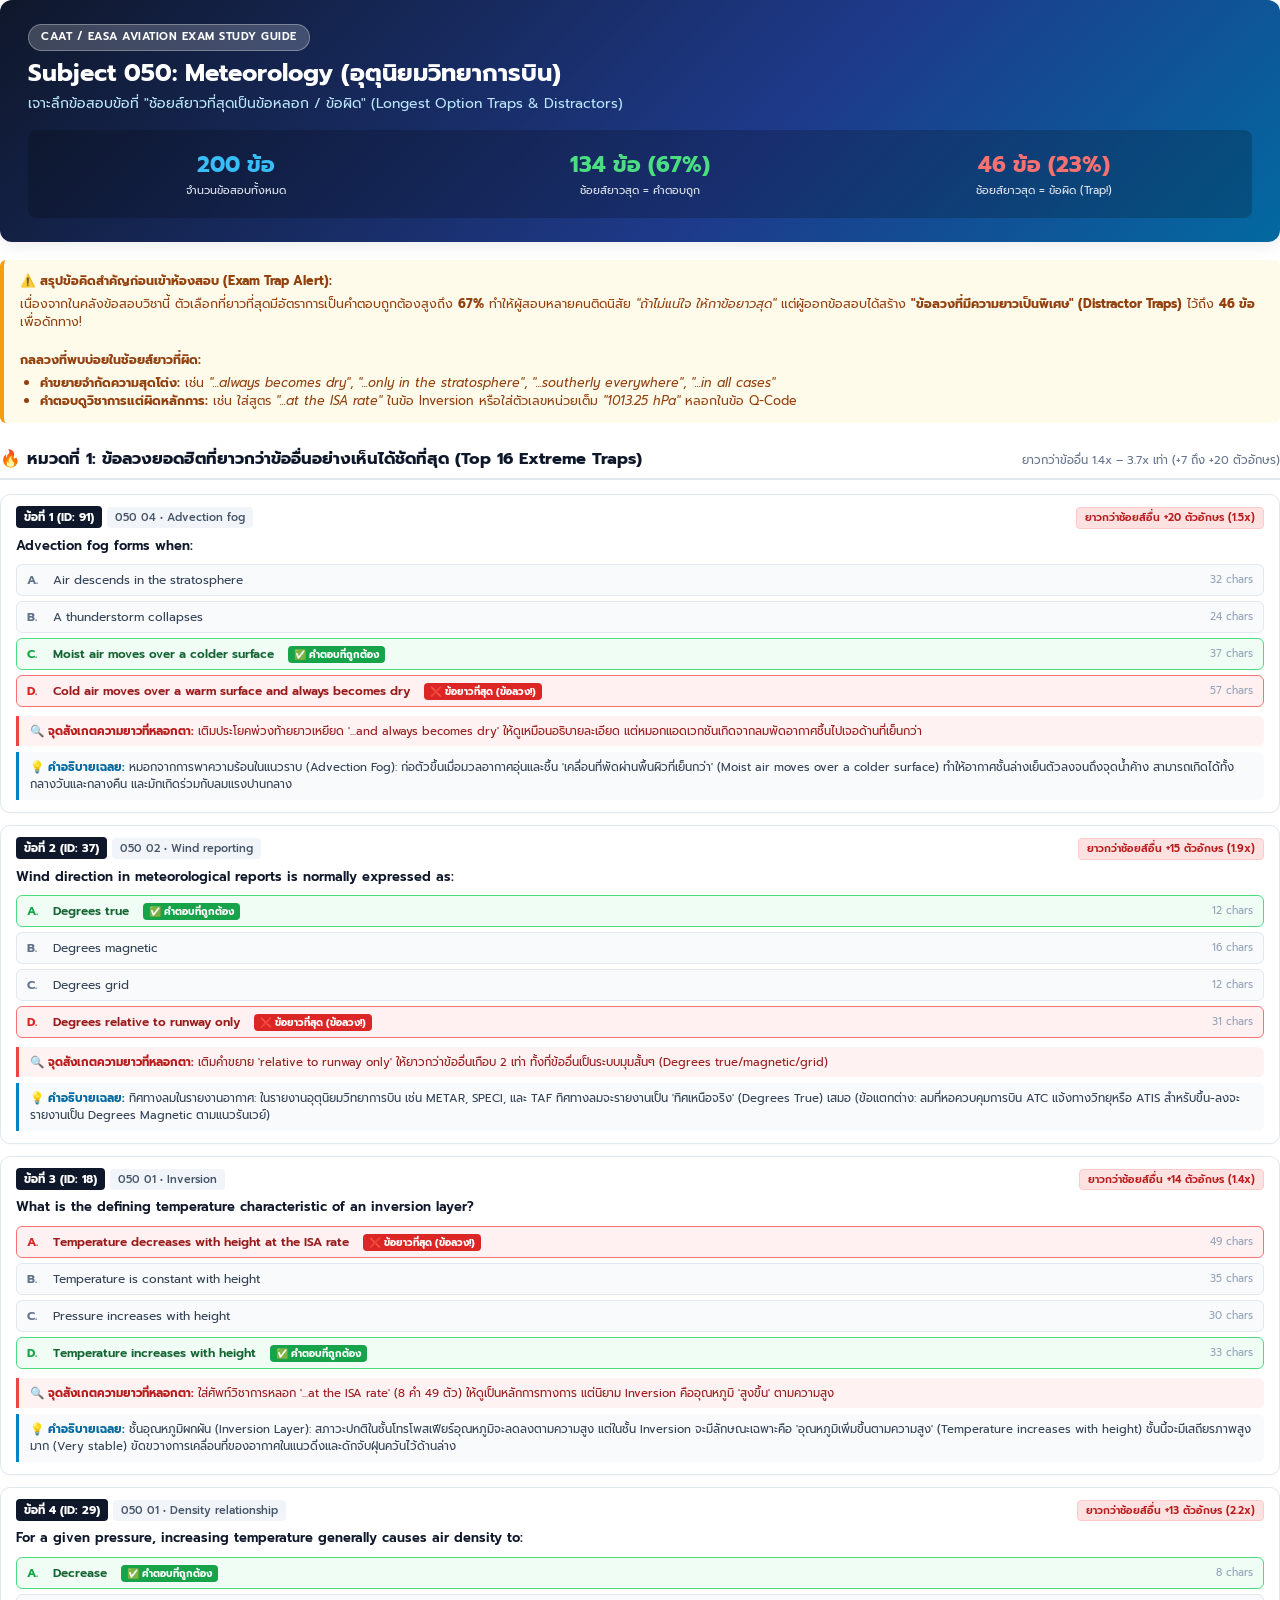
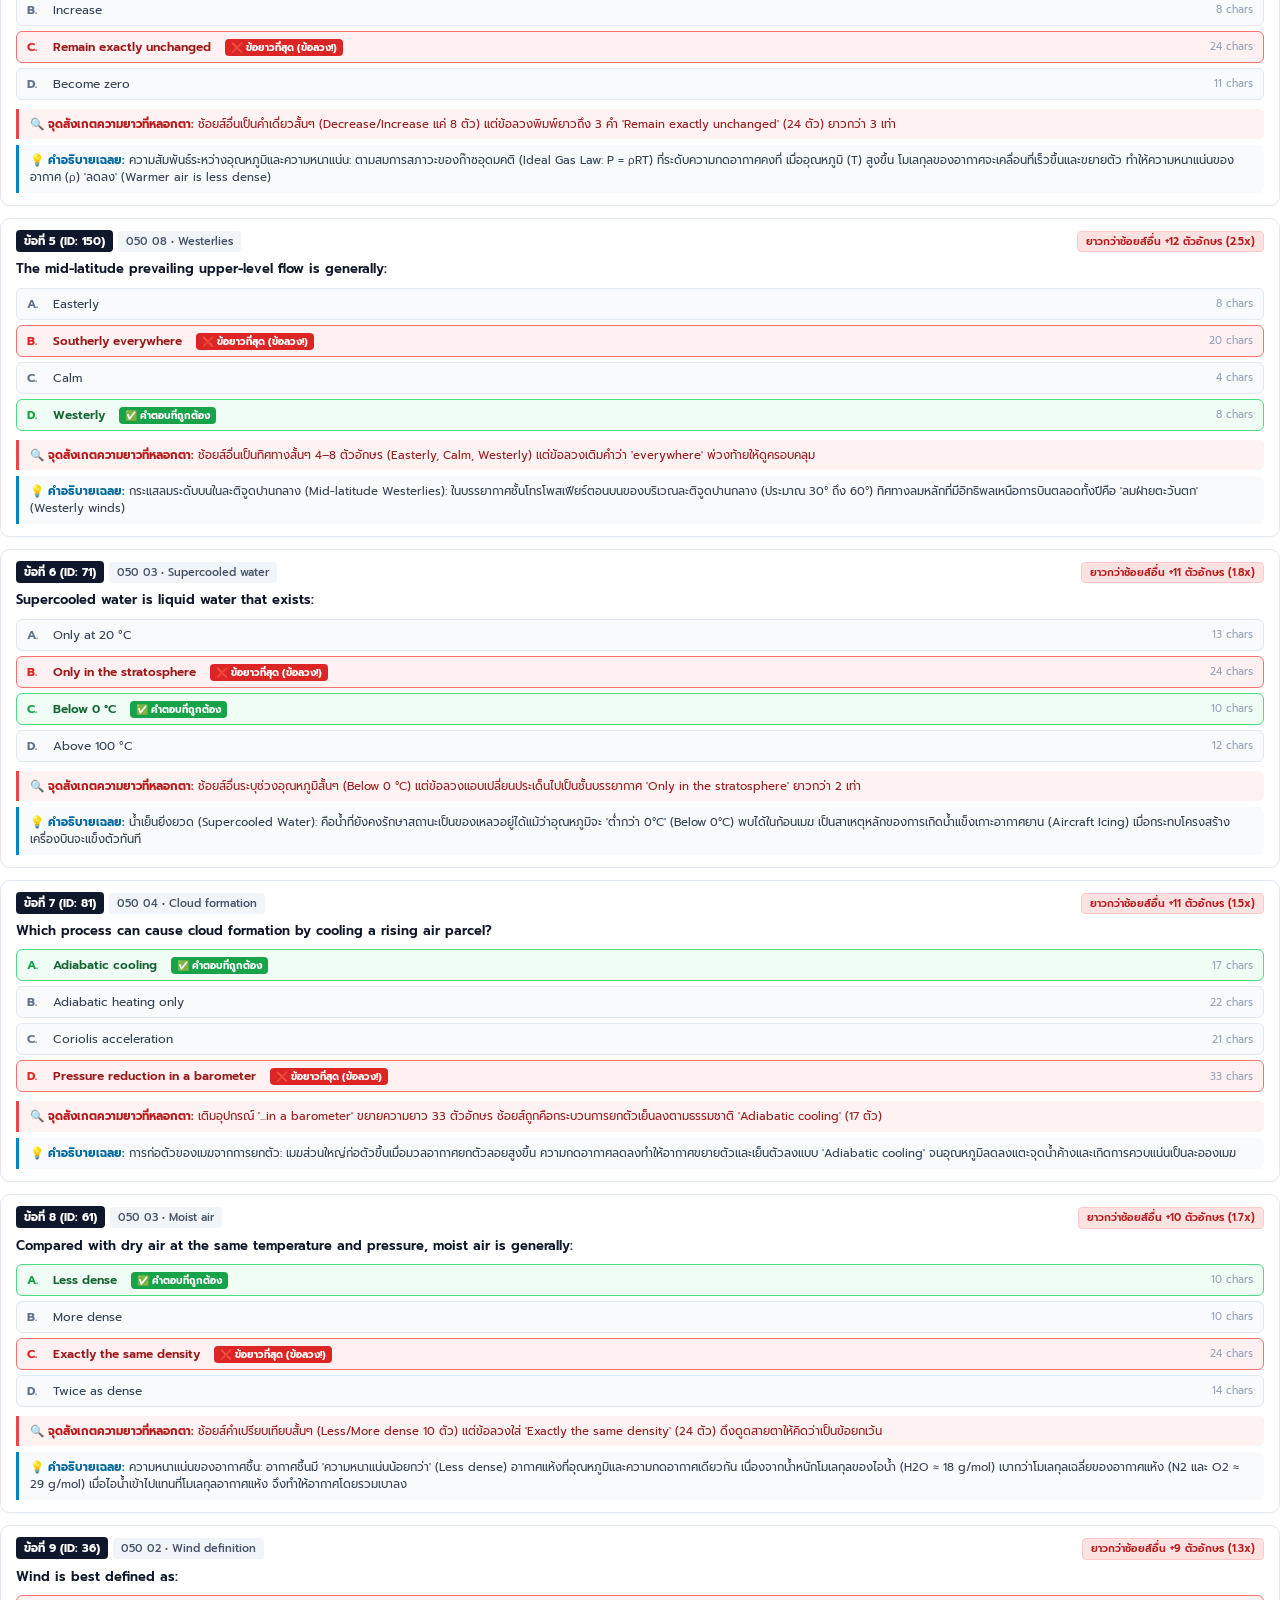
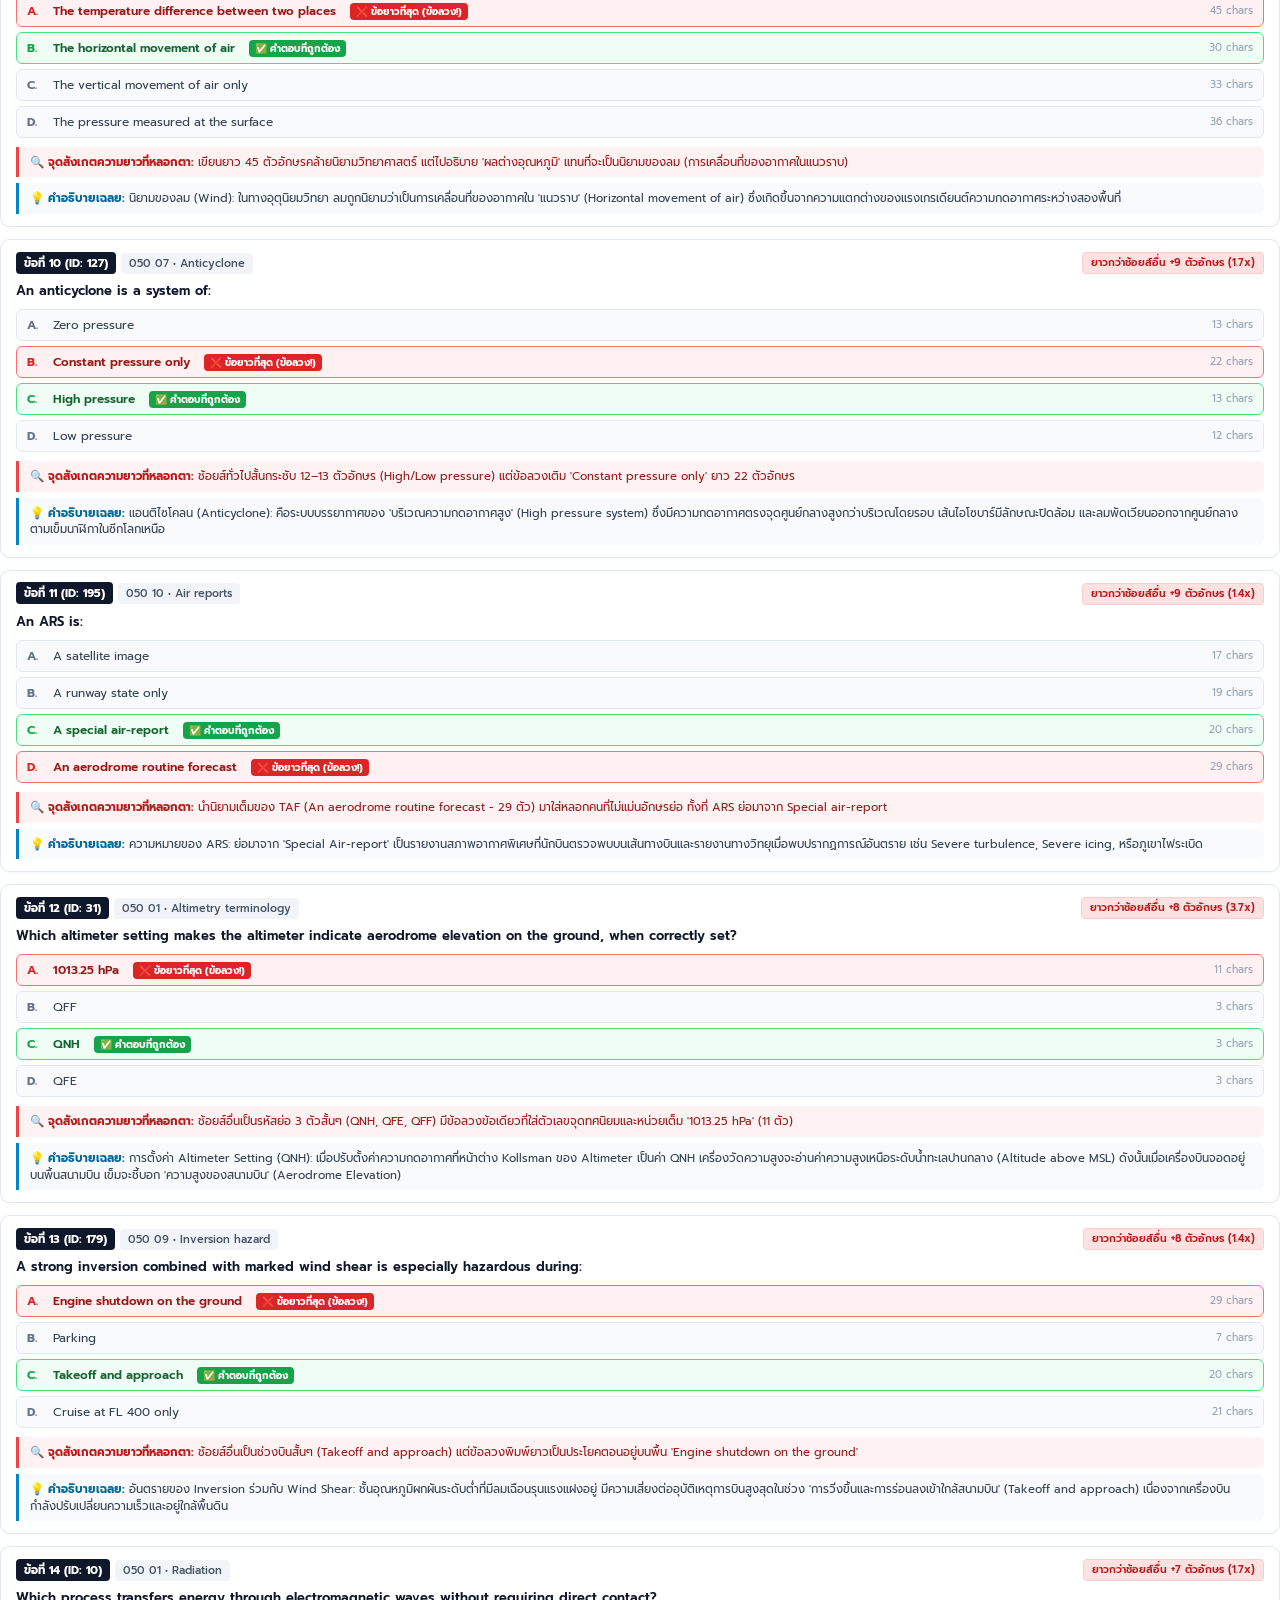
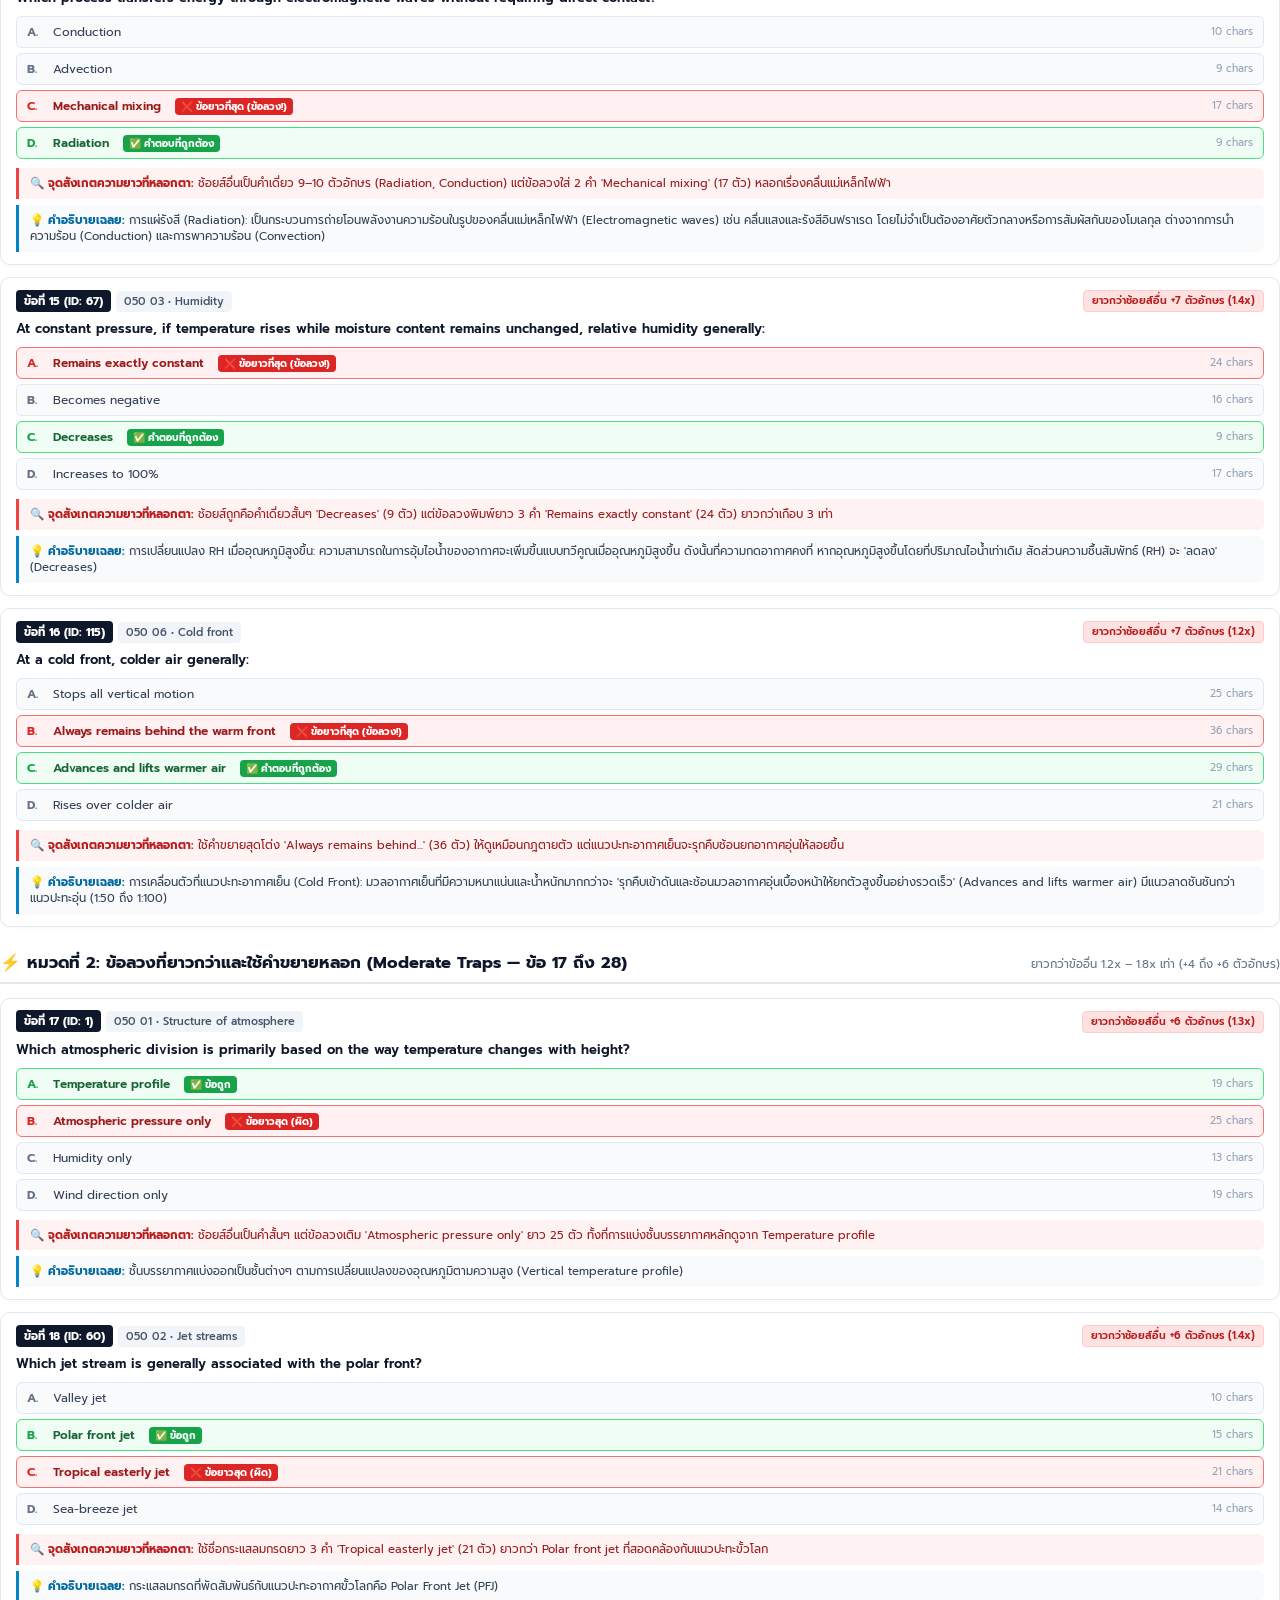
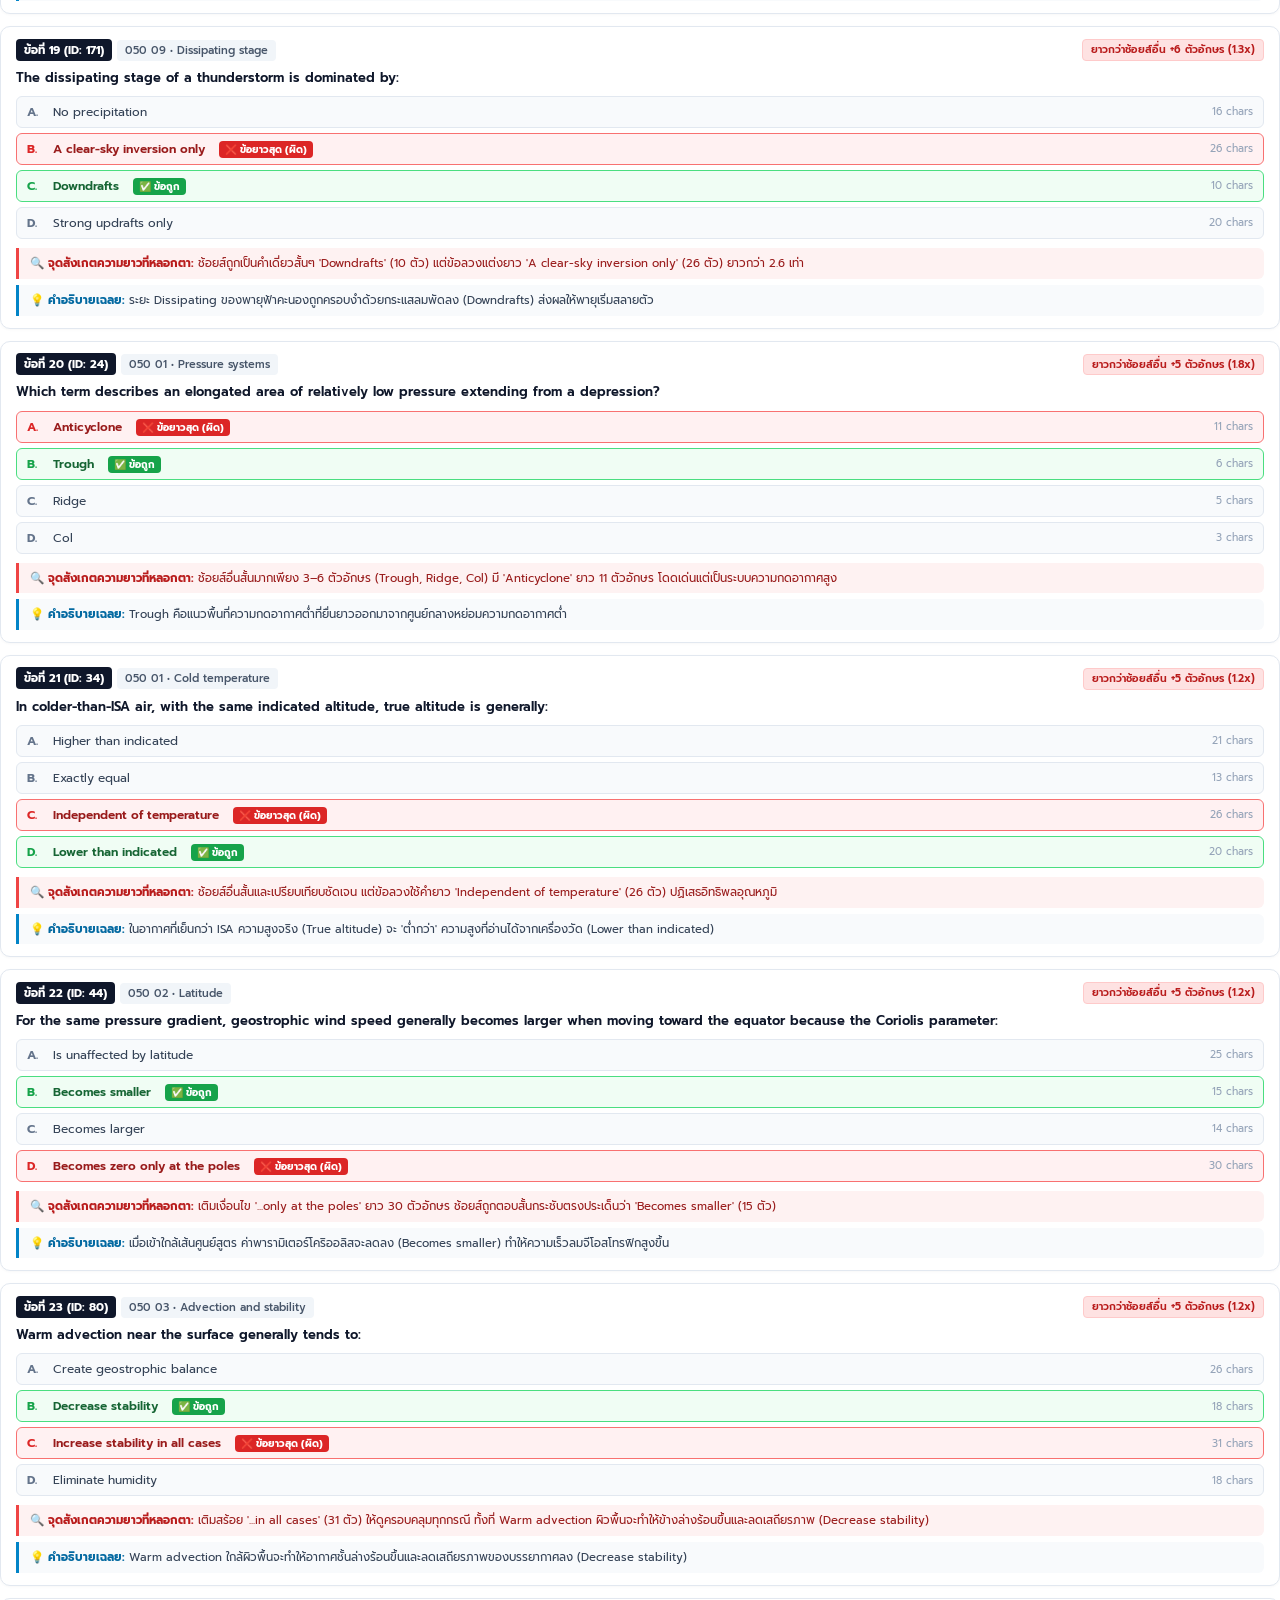
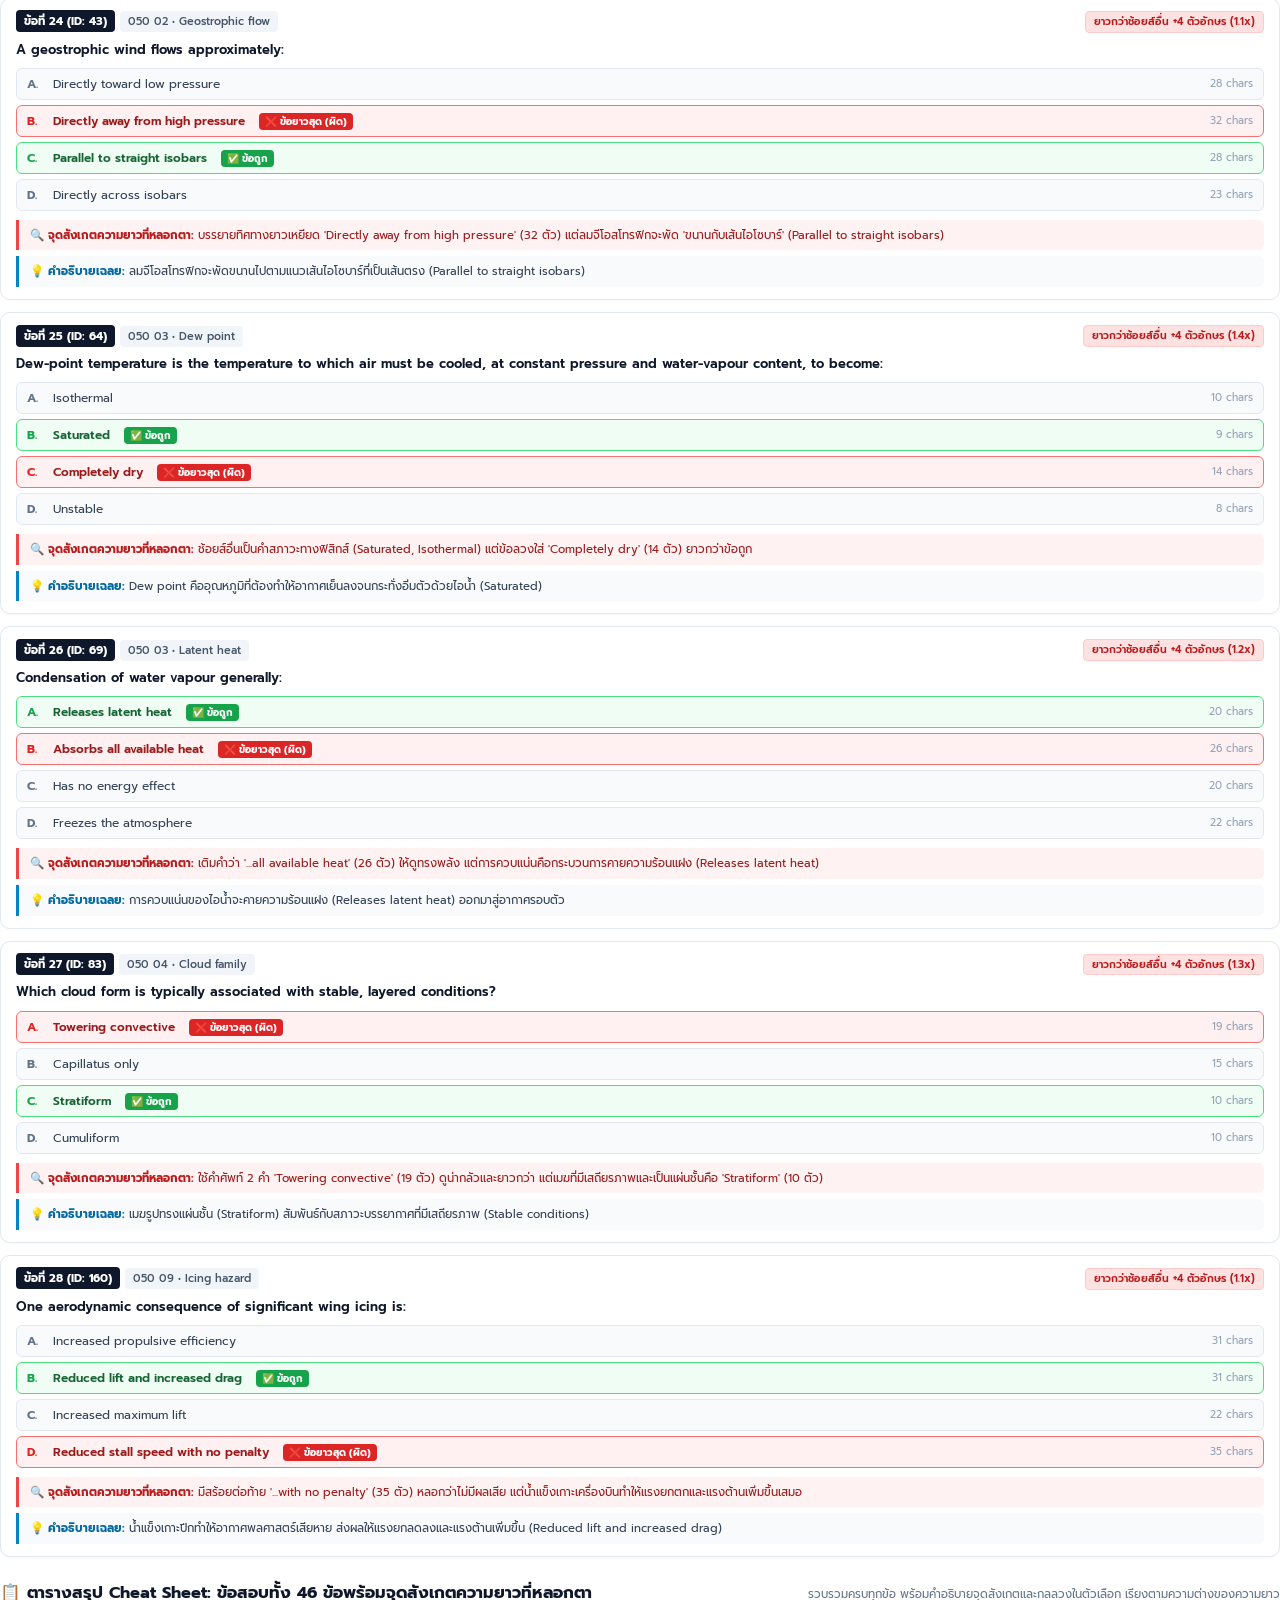
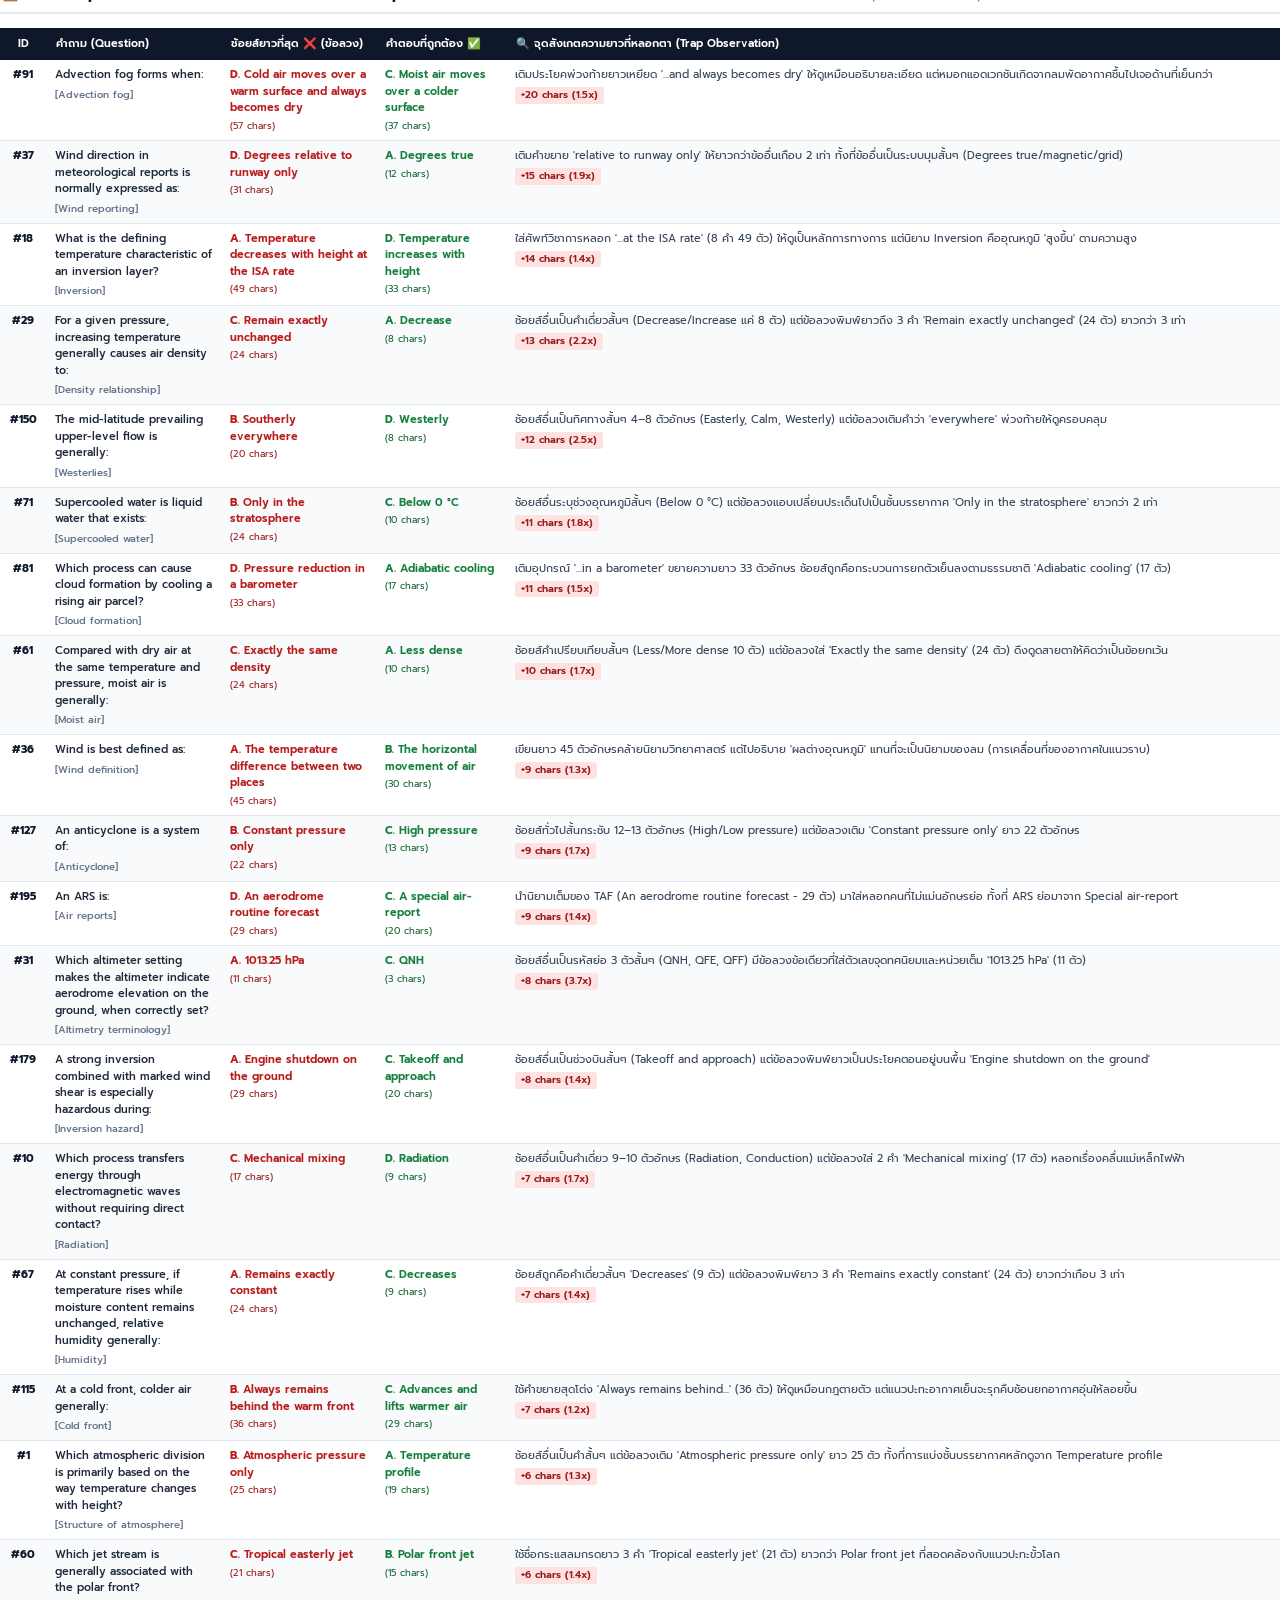
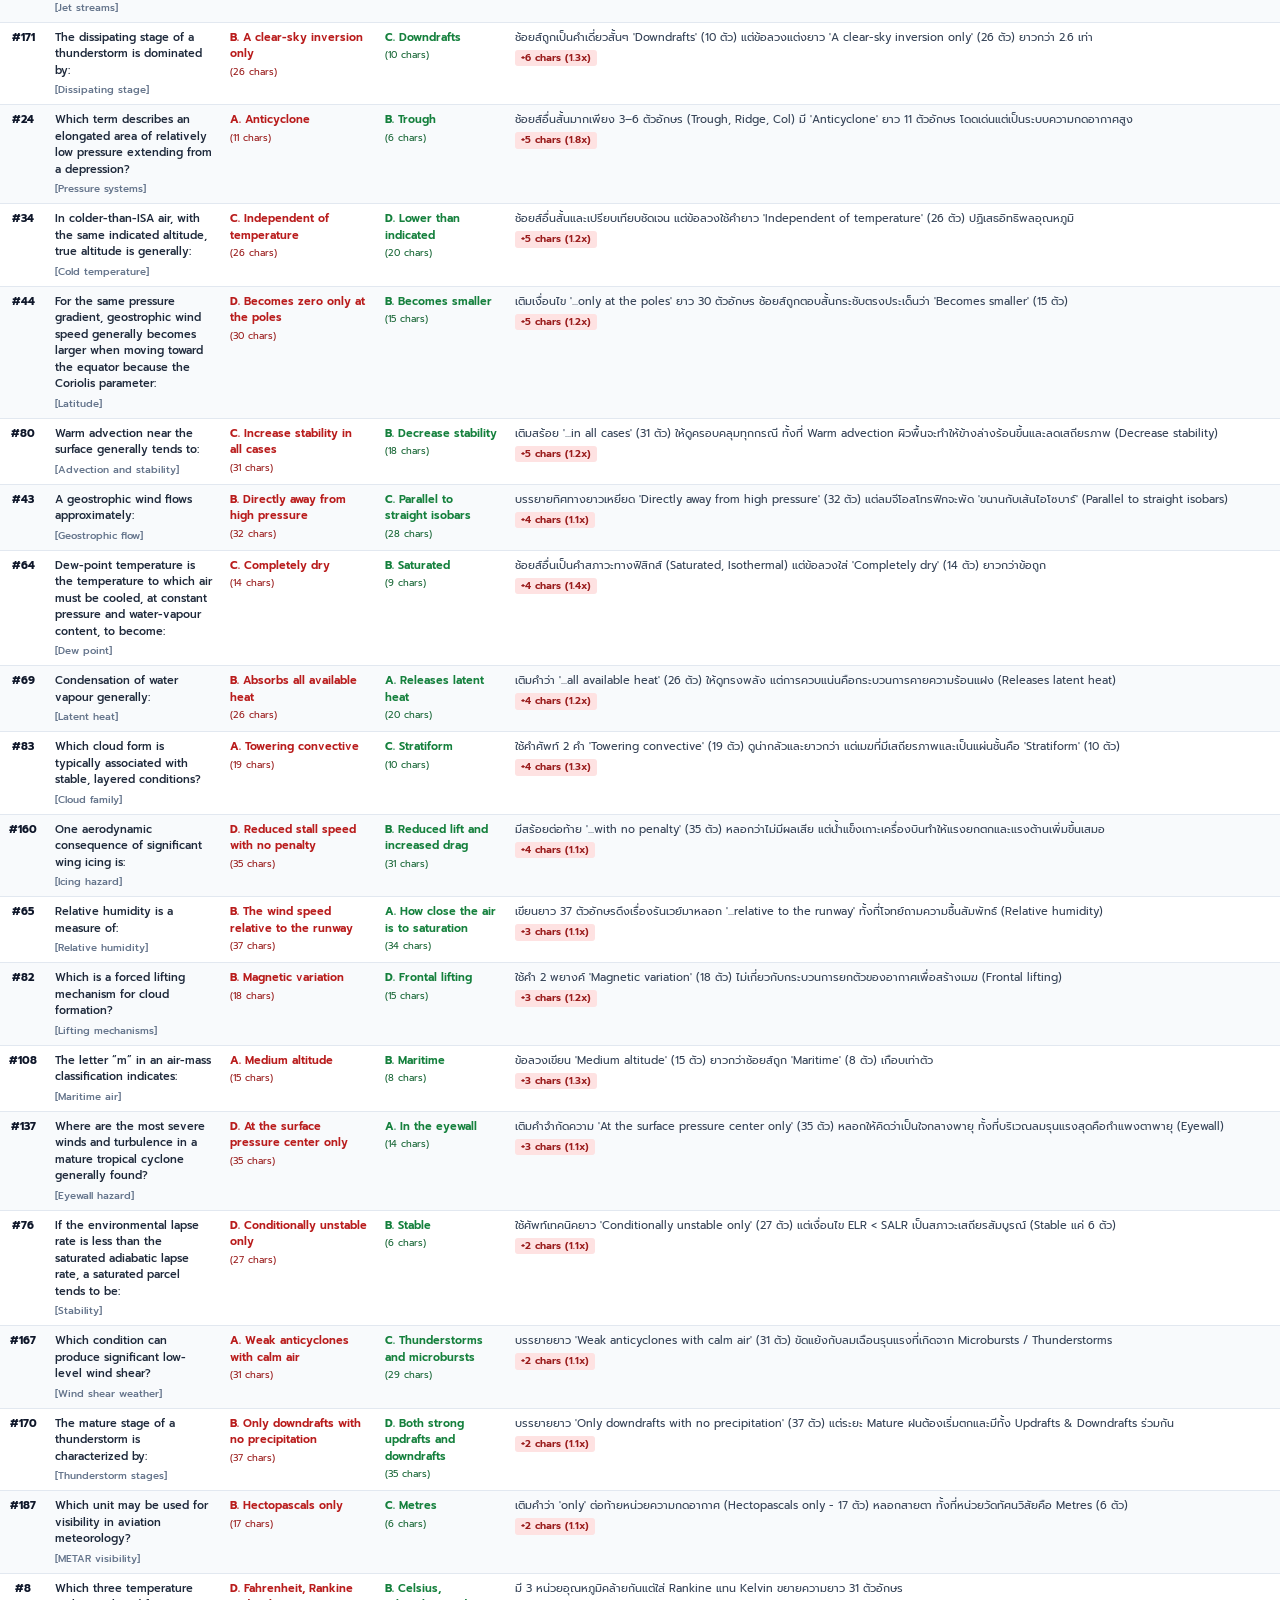
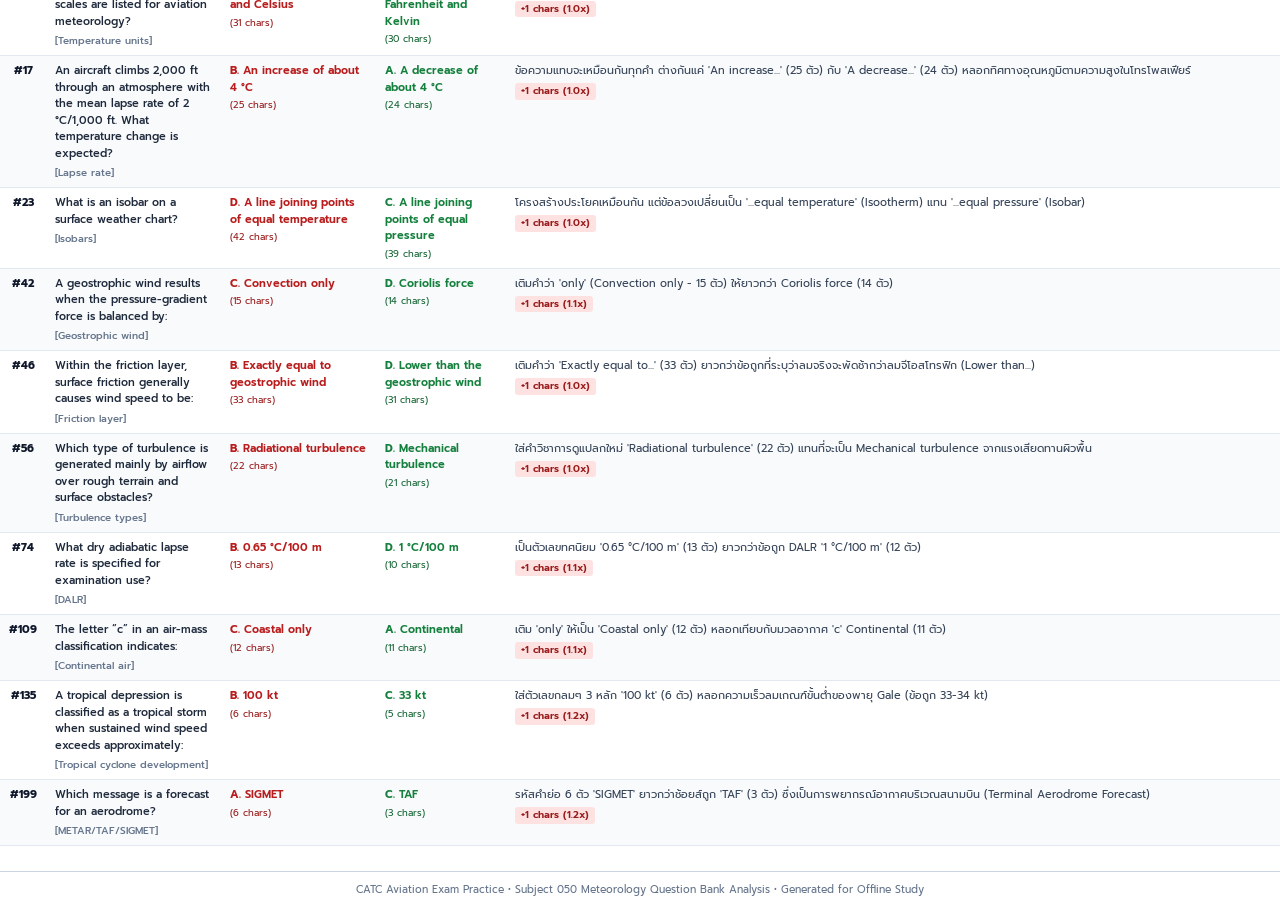
<file: Meteorology_Longest_Option_Traps.html>
<!DOCTYPE html>
<html lang="th">
<head>
  <meta charset="UTF-8">
  <title>CATC Exam - Meteorology Longest Option Traps</title>
  <link rel="preconnect" href="https://fonts.googleapis.com">
  <link rel="preconnect" href="https://fonts.gstatic.com" crossorigin>
  <link href="https://fonts.googleapis.com/css2?family=Prompt:ital,wght@0,300;0,400;0,500;0,600;0,700;1,400&family=Sarabun:ital,wght@0,300;0,400;0,500;0,600;0,700;1,400&display=swap" rel="stylesheet">
  <style>
    @page {
      size: A4 portrait;
      margin: 12mm 12mm 14mm 12mm;
      @bottom-right {
        content: counter(page);
      }
    }
    * {
      box-sizing: border-box;
      -webkit-print-color-adjust: exact !important;
      print-color-adjust: exact !important;
    }
    body {
      font-family: 'Prompt', 'Sarabun', 'Leelawadee UI', 'Segoe UI', Tahoma, sans-serif;
      margin: 0;
      padding: 0;
      color: #1e293b;
      background: #ffffff;
      font-size: 12.5px;
      line-height: 1.5;
    }
    .cover-banner {
      background: linear-gradient(135deg, #0f172a 0%, #1e3a8a 60%, #0369a1 100%);
      color: #ffffff;
      padding: 24px 28px;
      border-radius: 12px;
      margin-bottom: 18px;
      box-shadow: 0 4px 15px rgba(0, 0, 0, 0.08);
    }
    .badge-sub {
      display: inline-block;
      background: rgba(255, 255, 255, 0.2);
      border: 1px solid rgba(255, 255, 255, 0.3);
      padding: 4px 12px;
      border-radius: 20px;
      font-size: 11px;
      font-weight: 600;
      letter-spacing: 0.5px;
      text-transform: uppercase;
      margin-bottom: 8px;
    }
    .cover-title {
      font-size: 24px;
      font-weight: 700;
      margin: 0 0 6px 0;
      line-height: 1.2;
    }
    .cover-subtitle {
      font-size: 14px;
      color: #bae6fd;
      margin: 0 0 16px 0;
      font-weight: 400;
    }
    .stats-grid {
      display: grid;
      grid-template-columns: repeat(3, 1fr);
      gap: 12px;
      margin-top: 14px;
      background: rgba(0, 0, 0, 0.2);
      padding: 12px;
      border-radius: 8px;
    }
    .stat-card {
      text-align: center;
      padding: 6px;
    }
    .stat-value {
      font-size: 22px;
      font-weight: 700;
      margin-bottom: 2px;
    }
    .stat-label {
      font-size: 11px;
      color: #e2e8f0;
    }
    .stat-green { color: #4ade80; }
    .stat-red { color: #f87171; }
    .stat-blue { color: #38bdf8; }

    .alert-box {
      background: #fffbeb;
      border-left: 4px solid #f59e0b;
      padding: 12px 16px;
      border-radius: 6px;
      margin-bottom: 20px;
      font-size: 12.5px;
      color: #92400e;
    }
    .alert-title {
      font-weight: 700;
      margin-bottom: 4px;
      display: flex;
      align-items: center;
      gap: 6px;
    }

    .section-header {
      border-bottom: 2px solid #e2e8f0;
      padding-bottom: 6px;
      margin: 24px 0 14px 0;
      display: flex;
      align-items: baseline;
      justify-content: space-between;
    }
    .section-title {
      font-size: 16.5px;
      font-weight: 700;
      color: #0f172a;
      display: flex;
      align-items: center;
      gap: 8px;
    }
    .section-desc {
      font-size: 11.5px;
      color: #64748b;
    }

    .card {
      background: #ffffff;
      border: 1px solid #e2e8f0;
      border-radius: 10px;
      padding: 12px 15px;
      margin-bottom: 12px;
      page-break-inside: avoid;
      break-inside: avoid;
      box-shadow: 0 1px 3px rgba(0,0,0,0.03);
    }
    .card-top {
      display: flex;
      justify-content: space-between;
      align-items: center;
      margin-bottom: 8px;
    }
    .q-id-badge {
      background: #0f172a;
      color: white;
      font-weight: 700;
      font-size: 11.5px;
      padding: 2px 8px;
      border-radius: 4px;
    }
    .topic-tag {
      font-size: 11px;
      color: #475569;
      background: #f1f5f9;
      padding: 2px 8px;
      border-radius: 4px;
      font-weight: 500;
    }
    .diff-badge {
      font-size: 10.5px;
      font-weight: 600;
      padding: 2px 8px;
      border-radius: 4px;
      background: #fee2e2;
      color: #b91c1c;
      border: 1px solid #fecaca;
    }
    .question-text {
      font-size: 13px;
      font-weight: 600;
      color: #0f172a;
      margin-bottom: 9px;
      line-height: 1.4;
    }

    .options-grid {
      display: grid;
      gap: 5px;
      margin-bottom: 9px;
    }
    .option-item {
      padding: 6px 10px;
      border-radius: 6px;
      font-size: 12px;
      display: flex;
      align-items: center;
      justify-content: space-between;
      border: 1px solid #e2e8f0;
      background: #f8fafc;
    }
    .option-left {
      display: flex;
      align-items: baseline;
      gap: 8px;
    }
    .opt-letter {
      font-weight: 700;
      color: #64748b;
      min-width: 18px;
    }
    .opt-text {
      color: #334155;
    }
    .opt-meta {
      font-size: 10.5px;
      color: #94a3b8;
      white-space: nowrap;
      margin-left: 10px;
    }

    /* Longest Wrong */
    .option-wrong-longest {
      background: #fff1f2;
      border: 1.5px solid #f87171;
    }
    .option-wrong-longest .opt-letter {
      color: #dc2626;
    }
    .option-wrong-longest .opt-text {
      color: #991b1b;
      font-weight: 600;
    }
    .trap-tag {
      background: #dc2626;
      color: white;
      font-size: 10px;
      font-weight: 700;
      padding: 1px 6px;
      border-radius: 4px;
      margin-left: 6px;
    }

    /* Correct Answer */
    .option-correct {
      background: #f0fdf4;
      border: 1.5px solid #4ade80;
    }
    .option-correct .opt-letter {
      color: #16a34a;
    }
    .option-correct .opt-text {
      color: #166534;
      font-weight: 600;
    }
    .correct-tag {
      background: #16a34a;
      color: white;
      font-size: 10px;
      font-weight: 700;
      padding: 1px 6px;
      border-radius: 4px;
      margin-left: 6px;
    }

    .trap-observation-box {
      background: #fef2f2;
      border-left: 3px solid #ef4444;
      padding: 7px 11px;
      border-radius: 0 6px 6px 0;
      font-size: 11.5px;
      color: #991b1b;
      margin-bottom: 6px;
      line-height: 1.45;
    }
    .trap-observation-box strong {
      color: #b91c1c;
    }

    .explanation-box {
      background: #f8fafc;
      border-left: 3px solid #0284c7;
      padding: 7px 11px;
      border-radius: 0 6px 6px 0;
      font-size: 11.5px;
      color: #334155;
      line-height: 1.45;
    }
    .explanation-box strong {
      color: #0369a1;
    }

    /* Table styling */
    .table-container {
      margin-top: 10px;
      page-break-inside: auto;
    }
    table {
      width: 100%;
      border-collapse: collapse;
      font-size: 11px;
    }
    th {
      background: #0f172a;
      color: white;
      text-align: left;
      padding: 8px 10px;
      font-weight: 600;
    }
    td {
      padding: 7px 9px;
      border-bottom: 1px solid #e2e8f0;
      vertical-align: top;
    }
    tr:nth-child(even) {
      background: #f8fafc;
    }
    tr {
      page-break-inside: avoid;
      break-inside: avoid;
    }
    .tbl-trap {
      color: #b91c1c;
      font-weight: 600;
    }
    .tbl-correct {
      color: #15803d;
      font-weight: 600;
    }
    .tbl-observation {
      color: #334155;
      line-height: 1.45;
    }
    .obs-tag {
      display: inline-block;
      margin-top: 4px;
      font-size: 10px;
      background: #fee2e2;
      color: #991b1b;
      padding: 1px 6px;
      border-radius: 3px;
      font-weight: 600;
    }

    .page-break {
      page-break-after: always;
      break-after: page;
    }
    .avoid-break {
      page-break-inside: avoid;
      break-inside: avoid;
    }

    .footer {
      margin-top: 25px;
      padding-top: 10px;
      border-top: 1px solid #cbd5e1;
      text-align: center;
      font-size: 10.5px;
      color: #64748b;
    }
  </style>
</head>
<body>

  <!-- COVER BANNER -->
  <div class="cover-banner">
    <div class="badge-sub">CAAT / EASA Aviation Exam Study Guide</div>
    <div class="cover-title">Subject 050: Meteorology (อุตุนิยมวิทยาการบิน)</div>
    <div class="cover-subtitle">เจาะลึกข้อสอบข้อที่ "ช้อยส์ยาวที่สุดเป็นข้อหลอก / ข้อผิด" (Longest Option Traps & Distractors)</div>
    
    <div class="stats-grid">
      <div class="stat-card">
        <div class="stat-value stat-blue">200 ข้อ</div>
        <div class="stat-label">จำนวนข้อสอบทั้งหมด</div>
      </div>
      <div class="stat-card">
        <div class="stat-value stat-green">134 ข้อ (67%)</div>
        <div class="stat-label">ช้อยส์ยาวสุด = คำตอบถูก</div>
      </div>
      <div class="stat-card">
        <div class="stat-value stat-red">46 ข้อ (23%)</div>
        <div class="stat-label">ช้อยส์ยาวสุด = ข้อผิด (Trap!)</div>
      </div>
    </div>
  </div>

  <!-- ALERT INSIGHT -->
  <div class="alert-box">
    <div class="alert-title">⚠️ สรุปข้อคิดสำคัญก่อนเข้าห้องสอบ (Exam Trap Alert):</div>
    เนื่องจากในคลังข้อสอบวิชานี้ ตัวเลือกที่ยาวที่สุดมีอัตราการเป็นคำตอบถูกต้องสูงถึง <strong>67%</strong> ทำให้ผู้สอบหลายคนติดนิสัย <em>"ถ้าไม่แน่ใจ ให้กาข้อยาวสุด"</em> แต่ผู้ออกข้อสอบได้สร้าง <strong>"ข้อลวงที่มีความยาวเป็นพิเศษ" (Distractor Traps)</strong> ไว้ถึง <strong>46 ข้อ</strong> เพื่อดักทาง!
    <br><br>
    <strong>กลลวงที่พบบ่อยในช้อยส์ยาวที่ผิด:</strong>
    <ul style="margin: 4px 0 0 0; padding-left: 20px;">
      <li><strong>คำขยายจำกัดความสุดโต่ง:</strong> เช่น <em>"...always becomes dry"</em>, <em>"...only in the stratosphere"</em>, <em>"...southerly everywhere"</em>, <em>"...in all cases"</em></li>
      <li><strong>คำตอบดูวิชาการแต่ผิดหลักการ:</strong> เช่น ใส่สูตร <em>"...at the ISA rate"</em> ในข้อ Inversion หรือใส่ตัวเลขหน่วยเต็ม <em>"1013.25 hPa"</em> หลอกในข้อ Q-Code</li>
    </ul>
  </div>

  <!-- SECTION 1 -->
  <div class="section-header">
    <div class="section-title">🔥 หมวดที่ 1: ข้อลวงยอดฮิตที่ยาวกว่าข้ออื่นอย่างเห็นได้ชัดที่สุด (Top 16 Extreme Traps)</div>
    <div class="section-desc">ยาวกว่าข้ออื่น 1.4x – 3.7x เท่า (+7 ถึง +20 ตัวอักษร)</div>
  </div>

  
    <div class="card">
      <div class="card-top">
        <div>
          <span class="q-id-badge">ข้อที่ 1 (ID: 91)</span>
          <span class="topic-tag">050 04 • Advection fog</span>
        </div>
        <div class="diff-badge">ยาวกว่าช้อยส์อื่น +20 ตัวอักษร (1.5x)</div>
      </div>
      <div class="question-text">Advection fog forms when:</div>
      
      <div class="options-grid">
        
            <div class="option-item">
              <div class="option-left">
                <span class="opt-letter">A.</span>
                <span class="opt-text">Air descends in the stratosphere</span>
                
              </div>
              <div class="opt-meta">32 chars</div>
            </div>
          
            <div class="option-item">
              <div class="option-left">
                <span class="opt-letter">B.</span>
                <span class="opt-text">A thunderstorm collapses</span>
                
              </div>
              <div class="opt-meta">24 chars</div>
            </div>
          
            <div class="option-item option-correct">
              <div class="option-left">
                <span class="opt-letter">C.</span>
                <span class="opt-text">Moist air moves over a colder surface</span>
                <span class="correct-tag">✅ คำตอบที่ถูกต้อง</span>
              </div>
              <div class="opt-meta">37 chars</div>
            </div>
          
            <div class="option-item option-wrong-longest">
              <div class="option-left">
                <span class="opt-letter">D.</span>
                <span class="opt-text">Cold air moves over a warm surface and always becomes dry</span>
                <span class="trap-tag">❌ ข้อยาวที่สุด (ข้อลวง!)</span>
              </div>
              <div class="opt-meta">57 chars</div>
            </div>
          
      </div>

      <div class="trap-observation-box">
        <strong>🔍 จุดสังเกตความยาวที่หลอกตา:</strong> เติมประโยคพ่วงท้ายยาวเหยียด &#039;...and always becomes dry&#039; ให้ดูเหมือนอธิบายละเอียด แต่หมอกแอดเวกชันเกิดจากลมพัดอากาศชื้นไปเจอด้านที่เย็นกว่า
      </div>

      <div class="explanation-box">
        <strong>💡 คำอธิบายเฉลย:</strong> หมอกจากการพาความร้อนในแนวราบ (Advection Fog): ก่อตัวขึ้นเมื่อมวลอากาศอุ่นและชื้น &#039;เคลื่อนที่พัดผ่านพื้นผิวที่เย็นกว่า&#039; (Moist air moves over a colder surface) ทำให้อากาศชั้นล่างเย็นตัวลงจนถึงจุดน้ำค้าง สามารถเกิดได้ทั้งกลางวันและกลางคืน และมักเกิดร่วมกับลมแรงปานกลาง
      </div>
    </div>
  
    <div class="card">
      <div class="card-top">
        <div>
          <span class="q-id-badge">ข้อที่ 2 (ID: 37)</span>
          <span class="topic-tag">050 02 • Wind reporting</span>
        </div>
        <div class="diff-badge">ยาวกว่าช้อยส์อื่น +15 ตัวอักษร (1.9x)</div>
      </div>
      <div class="question-text">Wind direction in meteorological reports is normally expressed as:</div>
      
      <div class="options-grid">
        
            <div class="option-item option-correct">
              <div class="option-left">
                <span class="opt-letter">A.</span>
                <span class="opt-text">Degrees true</span>
                <span class="correct-tag">✅ คำตอบที่ถูกต้อง</span>
              </div>
              <div class="opt-meta">12 chars</div>
            </div>
          
            <div class="option-item">
              <div class="option-left">
                <span class="opt-letter">B.</span>
                <span class="opt-text">Degrees magnetic</span>
                
              </div>
              <div class="opt-meta">16 chars</div>
            </div>
          
            <div class="option-item">
              <div class="option-left">
                <span class="opt-letter">C.</span>
                <span class="opt-text">Degrees grid</span>
                
              </div>
              <div class="opt-meta">12 chars</div>
            </div>
          
            <div class="option-item option-wrong-longest">
              <div class="option-left">
                <span class="opt-letter">D.</span>
                <span class="opt-text">Degrees relative to runway only</span>
                <span class="trap-tag">❌ ข้อยาวที่สุด (ข้อลวง!)</span>
              </div>
              <div class="opt-meta">31 chars</div>
            </div>
          
      </div>

      <div class="trap-observation-box">
        <strong>🔍 จุดสังเกตความยาวที่หลอกตา:</strong> เติมคำขยาย &#039;relative to runway only&#039; ให้ยาวกว่าข้ออื่นเกือบ 2 เท่า ทั้งที่ข้ออื่นเป็นระบบมุมสั้นๆ (Degrees true/magnetic/grid)
      </div>

      <div class="explanation-box">
        <strong>💡 คำอธิบายเฉลย:</strong> ทิศทางลมในรายงานอากาศ: ในรายงานอุตุนิยมวิทยาการบิน เช่น METAR, SPECI, และ TAF ทิศทางลมจะรายงานเป็น &#039;ทิศเหนือจริง&#039; (Degrees True) เสมอ (ข้อแตกต่าง: ลมที่หอควบคุมการบิน ATC แจ้งทางวิทยุหรือ ATIS สำหรับขึ้น-ลงจะรายงานเป็น Degrees Magnetic ตามแนวรันเวย์)
      </div>
    </div>
  
    <div class="card">
      <div class="card-top">
        <div>
          <span class="q-id-badge">ข้อที่ 3 (ID: 18)</span>
          <span class="topic-tag">050 01 • Inversion</span>
        </div>
        <div class="diff-badge">ยาวกว่าช้อยส์อื่น +14 ตัวอักษร (1.4x)</div>
      </div>
      <div class="question-text">What is the defining temperature characteristic of an inversion layer?</div>
      
      <div class="options-grid">
        
            <div class="option-item option-wrong-longest">
              <div class="option-left">
                <span class="opt-letter">A.</span>
                <span class="opt-text">Temperature decreases with height at the ISA rate</span>
                <span class="trap-tag">❌ ข้อยาวที่สุด (ข้อลวง!)</span>
              </div>
              <div class="opt-meta">49 chars</div>
            </div>
          
            <div class="option-item">
              <div class="option-left">
                <span class="opt-letter">B.</span>
                <span class="opt-text">Temperature is constant with height</span>
                
              </div>
              <div class="opt-meta">35 chars</div>
            </div>
          
            <div class="option-item">
              <div class="option-left">
                <span class="opt-letter">C.</span>
                <span class="opt-text">Pressure increases with height</span>
                
              </div>
              <div class="opt-meta">30 chars</div>
            </div>
          
            <div class="option-item option-correct">
              <div class="option-left">
                <span class="opt-letter">D.</span>
                <span class="opt-text">Temperature increases with height</span>
                <span class="correct-tag">✅ คำตอบที่ถูกต้อง</span>
              </div>
              <div class="opt-meta">33 chars</div>
            </div>
          
      </div>

      <div class="trap-observation-box">
        <strong>🔍 จุดสังเกตความยาวที่หลอกตา:</strong> ใส่ศัพท์วิชาการหลอก &#039;...at the ISA rate&#039; (8 คำ 49 ตัว) ให้ดูเป็นหลักการทางการ แต่นิยาม Inversion คืออุณหภูมิ &#039;สูงขึ้น&#039; ตามความสูง
      </div>

      <div class="explanation-box">
        <strong>💡 คำอธิบายเฉลย:</strong> ชั้นอุณหภูมิผกผัน (Inversion Layer): สภาวะปกติในชั้นโทรโพสเฟียร์อุณหภูมิจะลดลงตามความสูง แต่ในชั้น Inversion จะมีลักษณะเฉพาะคือ &#039;อุณหภูมิเพิ่มขึ้นตามความสูง&#039; (Temperature increases with height) ชั้นนี้จะมีเสถียรภาพสูงมาก (Very stable) ขัดขวางการเคลื่อนที่ของอากาศในแนวดิ่งและดักจับฝุ่นควันไว้ด้านล่าง
      </div>
    </div>
  
    <div class="card">
      <div class="card-top">
        <div>
          <span class="q-id-badge">ข้อที่ 4 (ID: 29)</span>
          <span class="topic-tag">050 01 • Density relationship</span>
        </div>
        <div class="diff-badge">ยาวกว่าช้อยส์อื่น +13 ตัวอักษร (2.2x)</div>
      </div>
      <div class="question-text">For a given pressure, increasing temperature generally causes air density to:</div>
      
      <div class="options-grid">
        
            <div class="option-item option-correct">
              <div class="option-left">
                <span class="opt-letter">A.</span>
                <span class="opt-text">Decrease</span>
                <span class="correct-tag">✅ คำตอบที่ถูกต้อง</span>
              </div>
              <div class="opt-meta">8 chars</div>
            </div>
          
            <div class="option-item">
              <div class="option-left">
                <span class="opt-letter">B.</span>
                <span class="opt-text">Increase</span>
                
              </div>
              <div class="opt-meta">8 chars</div>
            </div>
          
            <div class="option-item option-wrong-longest">
              <div class="option-left">
                <span class="opt-letter">C.</span>
                <span class="opt-text">Remain exactly unchanged</span>
                <span class="trap-tag">❌ ข้อยาวที่สุด (ข้อลวง!)</span>
              </div>
              <div class="opt-meta">24 chars</div>
            </div>
          
            <div class="option-item">
              <div class="option-left">
                <span class="opt-letter">D.</span>
                <span class="opt-text">Become zero</span>
                
              </div>
              <div class="opt-meta">11 chars</div>
            </div>
          
      </div>

      <div class="trap-observation-box">
        <strong>🔍 จุดสังเกตความยาวที่หลอกตา:</strong> ช้อยส์อื่นเป็นคำเดี่ยวสั้นๆ (Decrease/Increase แค่ 8 ตัว) แต่ข้อลวงพิมพ์ยาวถึง 3 คำ &#039;Remain exactly unchanged&#039; (24 ตัว) ยาวกว่า 3 เท่า
      </div>

      <div class="explanation-box">
        <strong>💡 คำอธิบายเฉลย:</strong> ความสัมพันธ์ระหว่างอุณหภูมิและความหนาแน่น: ตามสมการสภาวะของก๊าซอุดมคติ (Ideal Gas Law: P = ρRT) ที่ระดับความกดอากาศคงที่ เมื่ออุณหภูมิ (T) สูงขึ้น โมเลกุลของอากาศจะเคลื่อนที่เร็วขึ้นและขยายตัว ทำให้ความหนาแน่นของอากาศ (ρ) &#039;ลดลง&#039; (Warmer air is less dense)
      </div>
    </div>
  
    <div class="card">
      <div class="card-top">
        <div>
          <span class="q-id-badge">ข้อที่ 5 (ID: 150)</span>
          <span class="topic-tag">050 08 • Westerlies</span>
        </div>
        <div class="diff-badge">ยาวกว่าช้อยส์อื่น +12 ตัวอักษร (2.5x)</div>
      </div>
      <div class="question-text">The mid-latitude prevailing upper-level flow is generally:</div>
      
      <div class="options-grid">
        
            <div class="option-item">
              <div class="option-left">
                <span class="opt-letter">A.</span>
                <span class="opt-text">Easterly</span>
                
              </div>
              <div class="opt-meta">8 chars</div>
            </div>
          
            <div class="option-item option-wrong-longest">
              <div class="option-left">
                <span class="opt-letter">B.</span>
                <span class="opt-text">Southerly everywhere</span>
                <span class="trap-tag">❌ ข้อยาวที่สุด (ข้อลวง!)</span>
              </div>
              <div class="opt-meta">20 chars</div>
            </div>
          
            <div class="option-item">
              <div class="option-left">
                <span class="opt-letter">C.</span>
                <span class="opt-text">Calm</span>
                
              </div>
              <div class="opt-meta">4 chars</div>
            </div>
          
            <div class="option-item option-correct">
              <div class="option-left">
                <span class="opt-letter">D.</span>
                <span class="opt-text">Westerly</span>
                <span class="correct-tag">✅ คำตอบที่ถูกต้อง</span>
              </div>
              <div class="opt-meta">8 chars</div>
            </div>
          
      </div>

      <div class="trap-observation-box">
        <strong>🔍 จุดสังเกตความยาวที่หลอกตา:</strong> ช้อยส์อื่นเป็นทิศทางสั้นๆ 4–8 ตัวอักษร (Easterly, Calm, Westerly) แต่ข้อลวงเติมคำว่า &#039;everywhere&#039; พ่วงท้ายให้ดูครอบคลุม
      </div>

      <div class="explanation-box">
        <strong>💡 คำอธิบายเฉลย:</strong> กระแสลมระดับบนในละติจูดปานกลาง (Mid-latitude Westerlies): ในบรรยากาศชั้นโทรโพสเฟียร์ตอนบนของบริเวณละติจูดปานกลาง (ประมาณ 30° ถึง 60°) ทิศทางลมหลักที่มีอิทธิพลเหนือการบินตลอดทั้งปีคือ &#039;ลมฝ่ายตะวันตก&#039; (Westerly winds)
      </div>
    </div>
  
    <div class="card">
      <div class="card-top">
        <div>
          <span class="q-id-badge">ข้อที่ 6 (ID: 71)</span>
          <span class="topic-tag">050 03 • Supercooled water</span>
        </div>
        <div class="diff-badge">ยาวกว่าช้อยส์อื่น +11 ตัวอักษร (1.8x)</div>
      </div>
      <div class="question-text">Supercooled water is liquid water that exists:</div>
      
      <div class="options-grid">
        
            <div class="option-item">
              <div class="option-left">
                <span class="opt-letter">A.</span>
                <span class="opt-text">Only at 20 °C</span>
                
              </div>
              <div class="opt-meta">13 chars</div>
            </div>
          
            <div class="option-item option-wrong-longest">
              <div class="option-left">
                <span class="opt-letter">B.</span>
                <span class="opt-text">Only in the stratosphere</span>
                <span class="trap-tag">❌ ข้อยาวที่สุด (ข้อลวง!)</span>
              </div>
              <div class="opt-meta">24 chars</div>
            </div>
          
            <div class="option-item option-correct">
              <div class="option-left">
                <span class="opt-letter">C.</span>
                <span class="opt-text">Below 0 °C</span>
                <span class="correct-tag">✅ คำตอบที่ถูกต้อง</span>
              </div>
              <div class="opt-meta">10 chars</div>
            </div>
          
            <div class="option-item">
              <div class="option-left">
                <span class="opt-letter">D.</span>
                <span class="opt-text">Above 100 °C</span>
                
              </div>
              <div class="opt-meta">12 chars</div>
            </div>
          
      </div>

      <div class="trap-observation-box">
        <strong>🔍 จุดสังเกตความยาวที่หลอกตา:</strong> ช้อยส์อื่นระบุช่วงอุณหภูมิสั้นๆ (Below 0 °C) แต่ข้อลวงแอบเปลี่ยนประเด็นไปเป็นชั้นบรรยากาศ &#039;Only in the stratosphere&#039; ยาวกว่า 2 เท่า
      </div>

      <div class="explanation-box">
        <strong>💡 คำอธิบายเฉลย:</strong> น้ำเย็นยิ่งยวด (Supercooled Water): คือน้ำที่ยังคงรักษาสถานะเป็นของเหลวอยู่ได้แม้ว่าอุณหภูมิจะ &#039;ต่ำกว่า 0°C&#039; (Below 0°C) พบได้ในก้อนเมฆ เป็นสาเหตุหลักของการเกิดน้ำแข็งเกาะอากาศยาน (Aircraft Icing) เมื่อกระทบโครงสร้างเครื่องบินจะแข็งตัวทันที
      </div>
    </div>
  
    <div class="card">
      <div class="card-top">
        <div>
          <span class="q-id-badge">ข้อที่ 7 (ID: 81)</span>
          <span class="topic-tag">050 04 • Cloud formation</span>
        </div>
        <div class="diff-badge">ยาวกว่าช้อยส์อื่น +11 ตัวอักษร (1.5x)</div>
      </div>
      <div class="question-text">Which process can cause cloud formation by cooling a rising air parcel?</div>
      
      <div class="options-grid">
        
            <div class="option-item option-correct">
              <div class="option-left">
                <span class="opt-letter">A.</span>
                <span class="opt-text">Adiabatic cooling</span>
                <span class="correct-tag">✅ คำตอบที่ถูกต้อง</span>
              </div>
              <div class="opt-meta">17 chars</div>
            </div>
          
            <div class="option-item">
              <div class="option-left">
                <span class="opt-letter">B.</span>
                <span class="opt-text">Adiabatic heating only</span>
                
              </div>
              <div class="opt-meta">22 chars</div>
            </div>
          
            <div class="option-item">
              <div class="option-left">
                <span class="opt-letter">C.</span>
                <span class="opt-text">Coriolis acceleration</span>
                
              </div>
              <div class="opt-meta">21 chars</div>
            </div>
          
            <div class="option-item option-wrong-longest">
              <div class="option-left">
                <span class="opt-letter">D.</span>
                <span class="opt-text">Pressure reduction in a barometer</span>
                <span class="trap-tag">❌ ข้อยาวที่สุด (ข้อลวง!)</span>
              </div>
              <div class="opt-meta">33 chars</div>
            </div>
          
      </div>

      <div class="trap-observation-box">
        <strong>🔍 จุดสังเกตความยาวที่หลอกตา:</strong> เติมอุปกรณ์ &#039;...in a barometer&#039; ขยายความยาว 33 ตัวอักษร ช้อยส์ถูกคือกระบวนการยกตัวเย็นลงตามธรรมชาติ &#039;Adiabatic cooling&#039; (17 ตัว)
      </div>

      <div class="explanation-box">
        <strong>💡 คำอธิบายเฉลย:</strong> การก่อตัวของเมฆจากการยกตัว: เมฆส่วนใหญ่ก่อตัวขึ้นเมื่อมวลอากาศยกตัวลอยสูงขึ้น ความกดอากาศลดลงทำให้อากาศขยายตัวและเย็นตัวลงแบบ &#039;Adiabatic cooling&#039; จนอุณหภูมิลดลงแตะจุดน้ำค้างและเกิดการควบแน่นเป็นละอองเมฆ
      </div>
    </div>
  
    <div class="card">
      <div class="card-top">
        <div>
          <span class="q-id-badge">ข้อที่ 8 (ID: 61)</span>
          <span class="topic-tag">050 03 • Moist air</span>
        </div>
        <div class="diff-badge">ยาวกว่าช้อยส์อื่น +10 ตัวอักษร (1.7x)</div>
      </div>
      <div class="question-text">Compared with dry air at the same temperature and pressure, moist air is generally:</div>
      
      <div class="options-grid">
        
            <div class="option-item option-correct">
              <div class="option-left">
                <span class="opt-letter">A.</span>
                <span class="opt-text">Less dense</span>
                <span class="correct-tag">✅ คำตอบที่ถูกต้อง</span>
              </div>
              <div class="opt-meta">10 chars</div>
            </div>
          
            <div class="option-item">
              <div class="option-left">
                <span class="opt-letter">B.</span>
                <span class="opt-text">More dense</span>
                
              </div>
              <div class="opt-meta">10 chars</div>
            </div>
          
            <div class="option-item option-wrong-longest">
              <div class="option-left">
                <span class="opt-letter">C.</span>
                <span class="opt-text">Exactly the same density</span>
                <span class="trap-tag">❌ ข้อยาวที่สุด (ข้อลวง!)</span>
              </div>
              <div class="opt-meta">24 chars</div>
            </div>
          
            <div class="option-item">
              <div class="option-left">
                <span class="opt-letter">D.</span>
                <span class="opt-text">Twice as dense</span>
                
              </div>
              <div class="opt-meta">14 chars</div>
            </div>
          
      </div>

      <div class="trap-observation-box">
        <strong>🔍 จุดสังเกตความยาวที่หลอกตา:</strong> ช้อยส์คำเปรียบเทียบสั้นๆ (Less/More dense 10 ตัว) แต่ข้อลวงใส่ &#039;Exactly the same density&#039; (24 ตัว) ดึงดูดสายตาให้คิดว่าเป็นข้อยกเว้น
      </div>

      <div class="explanation-box">
        <strong>💡 คำอธิบายเฉลย:</strong> ความหนาแน่นของอากาศชื้น: อากาศชื้นมี &#039;ความหนาแน่นน้อยกว่า&#039; (Less dense) อากาศแห้งที่อุณหภูมิและความกดอากาศเดียวกัน เนื่องจากน้ำหนักโมเลกุลของไอน้ำ (H2O ≈ 18 g/mol) เบากว่าโมเลกุลเฉลี่ยของอากาศแห้ง (N2 และ O2 ≈ 29 g/mol) เมื่อไอน้ำเข้าไปแทนที่โมเลกุลอากาศแห้ง จึงทำให้อากาศโดยรวมเบาลง
      </div>
    </div>
  
    <div class="card">
      <div class="card-top">
        <div>
          <span class="q-id-badge">ข้อที่ 9 (ID: 36)</span>
          <span class="topic-tag">050 02 • Wind definition</span>
        </div>
        <div class="diff-badge">ยาวกว่าช้อยส์อื่น +9 ตัวอักษร (1.3x)</div>
      </div>
      <div class="question-text">Wind is best defined as:</div>
      
      <div class="options-grid">
        
            <div class="option-item option-wrong-longest">
              <div class="option-left">
                <span class="opt-letter">A.</span>
                <span class="opt-text">The temperature difference between two places</span>
                <span class="trap-tag">❌ ข้อยาวที่สุด (ข้อลวง!)</span>
              </div>
              <div class="opt-meta">45 chars</div>
            </div>
          
            <div class="option-item option-correct">
              <div class="option-left">
                <span class="opt-letter">B.</span>
                <span class="opt-text">The horizontal movement of air</span>
                <span class="correct-tag">✅ คำตอบที่ถูกต้อง</span>
              </div>
              <div class="opt-meta">30 chars</div>
            </div>
          
            <div class="option-item">
              <div class="option-left">
                <span class="opt-letter">C.</span>
                <span class="opt-text">The vertical movement of air only</span>
                
              </div>
              <div class="opt-meta">33 chars</div>
            </div>
          
            <div class="option-item">
              <div class="option-left">
                <span class="opt-letter">D.</span>
                <span class="opt-text">The pressure measured at the surface</span>
                
              </div>
              <div class="opt-meta">36 chars</div>
            </div>
          
      </div>

      <div class="trap-observation-box">
        <strong>🔍 จุดสังเกตความยาวที่หลอกตา:</strong> เขียนยาว 45 ตัวอักษรคล้ายนิยามวิทยาศาสตร์ แต่ไปอธิบาย &#039;ผลต่างอุณหภูมิ&#039; แทนที่จะเป็นนิยามของลม (การเคลื่อนที่ของอากาศในแนวราบ)
      </div>

      <div class="explanation-box">
        <strong>💡 คำอธิบายเฉลย:</strong> นิยามของลม (Wind): ในทางอุตุนิยมวิทยา ลมถูกนิยามว่าเป็นการเคลื่อนที่ของอากาศใน &#039;แนวราบ&#039; (Horizontal movement of air) ซึ่งเกิดขึ้นจากความแตกต่างของแรงเกรเดียนต์ความกดอากาศระหว่างสองพื้นที่
      </div>
    </div>
  
    <div class="card">
      <div class="card-top">
        <div>
          <span class="q-id-badge">ข้อที่ 10 (ID: 127)</span>
          <span class="topic-tag">050 07 • Anticyclone</span>
        </div>
        <div class="diff-badge">ยาวกว่าช้อยส์อื่น +9 ตัวอักษร (1.7x)</div>
      </div>
      <div class="question-text">An anticyclone is a system of:</div>
      
      <div class="options-grid">
        
            <div class="option-item">
              <div class="option-left">
                <span class="opt-letter">A.</span>
                <span class="opt-text">Zero pressure</span>
                
              </div>
              <div class="opt-meta">13 chars</div>
            </div>
          
            <div class="option-item option-wrong-longest">
              <div class="option-left">
                <span class="opt-letter">B.</span>
                <span class="opt-text">Constant pressure only</span>
                <span class="trap-tag">❌ ข้อยาวที่สุด (ข้อลวง!)</span>
              </div>
              <div class="opt-meta">22 chars</div>
            </div>
          
            <div class="option-item option-correct">
              <div class="option-left">
                <span class="opt-letter">C.</span>
                <span class="opt-text">High pressure</span>
                <span class="correct-tag">✅ คำตอบที่ถูกต้อง</span>
              </div>
              <div class="opt-meta">13 chars</div>
            </div>
          
            <div class="option-item">
              <div class="option-left">
                <span class="opt-letter">D.</span>
                <span class="opt-text">Low pressure</span>
                
              </div>
              <div class="opt-meta">12 chars</div>
            </div>
          
      </div>

      <div class="trap-observation-box">
        <strong>🔍 จุดสังเกตความยาวที่หลอกตา:</strong> ช้อยส์ทั่วไปสั้นกระชับ 12–13 ตัวอักษร (High/Low pressure) แต่ข้อลวงเติม &#039;Constant pressure only&#039; ยาว 22 ตัวอักษร
      </div>

      <div class="explanation-box">
        <strong>💡 คำอธิบายเฉลย:</strong> แอนติไซโคลน (Anticyclone): คือระบบบรรยากาศของ &#039;บริเวณความกดอากาศสูง&#039; (High pressure system) ซึ่งมีความกดอากาศตรงจุดศูนย์กลางสูงกว่าบริเวณโดยรอบ เส้นไอโซบาร์มีลักษณะปิดล้อม และลมพัดเวียนออกจากศูนย์กลางตามเข็มนาฬิกาในซีกโลกเหนือ
      </div>
    </div>
  
    <div class="card">
      <div class="card-top">
        <div>
          <span class="q-id-badge">ข้อที่ 11 (ID: 195)</span>
          <span class="topic-tag">050 10 • Air reports</span>
        </div>
        <div class="diff-badge">ยาวกว่าช้อยส์อื่น +9 ตัวอักษร (1.4x)</div>
      </div>
      <div class="question-text">An ARS is:</div>
      
      <div class="options-grid">
        
            <div class="option-item">
              <div class="option-left">
                <span class="opt-letter">A.</span>
                <span class="opt-text">A satellite image</span>
                
              </div>
              <div class="opt-meta">17 chars</div>
            </div>
          
            <div class="option-item">
              <div class="option-left">
                <span class="opt-letter">B.</span>
                <span class="opt-text">A runway state only</span>
                
              </div>
              <div class="opt-meta">19 chars</div>
            </div>
          
            <div class="option-item option-correct">
              <div class="option-left">
                <span class="opt-letter">C.</span>
                <span class="opt-text">A special air-report</span>
                <span class="correct-tag">✅ คำตอบที่ถูกต้อง</span>
              </div>
              <div class="opt-meta">20 chars</div>
            </div>
          
            <div class="option-item option-wrong-longest">
              <div class="option-left">
                <span class="opt-letter">D.</span>
                <span class="opt-text">An aerodrome routine forecast</span>
                <span class="trap-tag">❌ ข้อยาวที่สุด (ข้อลวง!)</span>
              </div>
              <div class="opt-meta">29 chars</div>
            </div>
          
      </div>

      <div class="trap-observation-box">
        <strong>🔍 จุดสังเกตความยาวที่หลอกตา:</strong> นำนิยามเต็มของ TAF (An aerodrome routine forecast - 29 ตัว) มาใส่หลอกคนที่ไม่แม่นอักษรย่อ ทั้งที่ ARS ย่อมาจาก Special air-report
      </div>

      <div class="explanation-box">
        <strong>💡 คำอธิบายเฉลย:</strong> ความหมายของ ARS: ย่อมาจาก &#039;Special Air-report&#039; เป็นรายงานสภาพอากาศพิเศษที่นักบินตรวจพบบนเส้นทางบินและรายงานทางวิทยุเมื่อพบปรากฏการณ์อันตราย เช่น Severe turbulence, Severe icing, หรือภูเขาไฟระเบิด
      </div>
    </div>
  
    <div class="card">
      <div class="card-top">
        <div>
          <span class="q-id-badge">ข้อที่ 12 (ID: 31)</span>
          <span class="topic-tag">050 01 • Altimetry terminology</span>
        </div>
        <div class="diff-badge">ยาวกว่าช้อยส์อื่น +8 ตัวอักษร (3.7x)</div>
      </div>
      <div class="question-text">Which altimeter setting makes the altimeter indicate aerodrome elevation on the ground, when correctly set?</div>
      
      <div class="options-grid">
        
            <div class="option-item option-wrong-longest">
              <div class="option-left">
                <span class="opt-letter">A.</span>
                <span class="opt-text">1013.25 hPa</span>
                <span class="trap-tag">❌ ข้อยาวที่สุด (ข้อลวง!)</span>
              </div>
              <div class="opt-meta">11 chars</div>
            </div>
          
            <div class="option-item">
              <div class="option-left">
                <span class="opt-letter">B.</span>
                <span class="opt-text">QFF</span>
                
              </div>
              <div class="opt-meta">3 chars</div>
            </div>
          
            <div class="option-item option-correct">
              <div class="option-left">
                <span class="opt-letter">C.</span>
                <span class="opt-text">QNH</span>
                <span class="correct-tag">✅ คำตอบที่ถูกต้อง</span>
              </div>
              <div class="opt-meta">3 chars</div>
            </div>
          
            <div class="option-item">
              <div class="option-left">
                <span class="opt-letter">D.</span>
                <span class="opt-text">QFE</span>
                
              </div>
              <div class="opt-meta">3 chars</div>
            </div>
          
      </div>

      <div class="trap-observation-box">
        <strong>🔍 จุดสังเกตความยาวที่หลอกตา:</strong> ช้อยส์อื่นเป็นรหัสย่อ 3 ตัวสั้นๆ (QNH, QFE, QFF) มีข้อลวงข้อเดียวที่ใส่ตัวเลขจุดทศนิยมและหน่วยเต็ม &#039;1013.25 hPa&#039; (11 ตัว)
      </div>

      <div class="explanation-box">
        <strong>💡 คำอธิบายเฉลย:</strong> การตั้งค่า Altimeter Setting (QNH): เมื่อปรับตั้งค่าความกดอากาศที่หน้าต่าง Kollsman ของ Altimeter เป็นค่า QNH เครื่องวัดความสูงจะอ่านค่าความสูงเหนือระดับน้ำทะเลปานกลาง (Altitude above MSL) ดังนั้นเมื่อเครื่องบินจอดอยู่บนพื้นสนามบิน เข็มจะชี้บอก &#039;ความสูงของสนามบิน&#039; (Aerodrome Elevation)
      </div>
    </div>
  
    <div class="card">
      <div class="card-top">
        <div>
          <span class="q-id-badge">ข้อที่ 13 (ID: 179)</span>
          <span class="topic-tag">050 09 • Inversion hazard</span>
        </div>
        <div class="diff-badge">ยาวกว่าช้อยส์อื่น +8 ตัวอักษร (1.4x)</div>
      </div>
      <div class="question-text">A strong inversion combined with marked wind shear is especially hazardous during:</div>
      
      <div class="options-grid">
        
            <div class="option-item option-wrong-longest">
              <div class="option-left">
                <span class="opt-letter">A.</span>
                <span class="opt-text">Engine shutdown on the ground</span>
                <span class="trap-tag">❌ ข้อยาวที่สุด (ข้อลวง!)</span>
              </div>
              <div class="opt-meta">29 chars</div>
            </div>
          
            <div class="option-item">
              <div class="option-left">
                <span class="opt-letter">B.</span>
                <span class="opt-text">Parking</span>
                
              </div>
              <div class="opt-meta">7 chars</div>
            </div>
          
            <div class="option-item option-correct">
              <div class="option-left">
                <span class="opt-letter">C.</span>
                <span class="opt-text">Takeoff and approach</span>
                <span class="correct-tag">✅ คำตอบที่ถูกต้อง</span>
              </div>
              <div class="opt-meta">20 chars</div>
            </div>
          
            <div class="option-item">
              <div class="option-left">
                <span class="opt-letter">D.</span>
                <span class="opt-text">Cruise at FL 400 only</span>
                
              </div>
              <div class="opt-meta">21 chars</div>
            </div>
          
      </div>

      <div class="trap-observation-box">
        <strong>🔍 จุดสังเกตความยาวที่หลอกตา:</strong> ช้อยส์อื่นเป็นช่วงบินสั้นๆ (Takeoff and approach) แต่ข้อลวงพิมพ์ยาวเป็นประโยคตอนอยู่บนพื้น &#039;Engine shutdown on the ground&#039;
      </div>

      <div class="explanation-box">
        <strong>💡 คำอธิบายเฉลย:</strong> อันตรายของ Inversion ร่วมกับ Wind Shear: ชั้นอุณหภูมิผกผันระดับต่ำที่มีลมเฉือนรุนแรงแฝงอยู่ มีความเสี่ยงต่ออุบัติเหตุการบินสูงสุดในช่วง &#039;การวิ่งขึ้นและการร่อนลงเข้าใกล้สนามบิน&#039; (Takeoff and approach) เนื่องจากเครื่องบินกำลังปรับเปลี่ยนความเร็วและอยู่ใกล้พื้นดิน
      </div>
    </div>
  
    <div class="card">
      <div class="card-top">
        <div>
          <span class="q-id-badge">ข้อที่ 14 (ID: 10)</span>
          <span class="topic-tag">050 01 • Radiation</span>
        </div>
        <div class="diff-badge">ยาวกว่าช้อยส์อื่น +7 ตัวอักษร (1.7x)</div>
      </div>
      <div class="question-text">Which process transfers energy through electromagnetic waves without requiring direct contact?</div>
      
      <div class="options-grid">
        
            <div class="option-item">
              <div class="option-left">
                <span class="opt-letter">A.</span>
                <span class="opt-text">Conduction</span>
                
              </div>
              <div class="opt-meta">10 chars</div>
            </div>
          
            <div class="option-item">
              <div class="option-left">
                <span class="opt-letter">B.</span>
                <span class="opt-text">Advection</span>
                
              </div>
              <div class="opt-meta">9 chars</div>
            </div>
          
            <div class="option-item option-wrong-longest">
              <div class="option-left">
                <span class="opt-letter">C.</span>
                <span class="opt-text">Mechanical mixing</span>
                <span class="trap-tag">❌ ข้อยาวที่สุด (ข้อลวง!)</span>
              </div>
              <div class="opt-meta">17 chars</div>
            </div>
          
            <div class="option-item option-correct">
              <div class="option-left">
                <span class="opt-letter">D.</span>
                <span class="opt-text">Radiation</span>
                <span class="correct-tag">✅ คำตอบที่ถูกต้อง</span>
              </div>
              <div class="opt-meta">9 chars</div>
            </div>
          
      </div>

      <div class="trap-observation-box">
        <strong>🔍 จุดสังเกตความยาวที่หลอกตา:</strong> ช้อยส์อื่นเป็นคำเดี่ยว 9–10 ตัวอักษร (Radiation, Conduction) แต่ข้อลวงใส่ 2 คำ &#039;Mechanical mixing&#039; (17 ตัว) หลอกเรื่องคลื่นแม่เหล็กไฟฟ้า
      </div>

      <div class="explanation-box">
        <strong>💡 คำอธิบายเฉลย:</strong> การแผ่รังสี (Radiation): เป็นกระบวนการถ่ายโอนพลังงานความร้อนในรูปของคลื่นแม่เหล็กไฟฟ้า (Electromagnetic waves) เช่น คลื่นแสงและรังสีอินฟราเรด โดยไม่จำเป็นต้องอาศัยตัวกลางหรือการสัมผัสกันของโมเลกุล ต่างจากการนำความร้อน (Conduction) และการพาความร้อน (Convection)
      </div>
    </div>
  
    <div class="card">
      <div class="card-top">
        <div>
          <span class="q-id-badge">ข้อที่ 15 (ID: 67)</span>
          <span class="topic-tag">050 03 • Humidity</span>
        </div>
        <div class="diff-badge">ยาวกว่าช้อยส์อื่น +7 ตัวอักษร (1.4x)</div>
      </div>
      <div class="question-text">At constant pressure, if temperature rises while moisture content remains unchanged, relative humidity generally:</div>
      
      <div class="options-grid">
        
            <div class="option-item option-wrong-longest">
              <div class="option-left">
                <span class="opt-letter">A.</span>
                <span class="opt-text">Remains exactly constant</span>
                <span class="trap-tag">❌ ข้อยาวที่สุด (ข้อลวง!)</span>
              </div>
              <div class="opt-meta">24 chars</div>
            </div>
          
            <div class="option-item">
              <div class="option-left">
                <span class="opt-letter">B.</span>
                <span class="opt-text">Becomes negative</span>
                
              </div>
              <div class="opt-meta">16 chars</div>
            </div>
          
            <div class="option-item option-correct">
              <div class="option-left">
                <span class="opt-letter">C.</span>
                <span class="opt-text">Decreases</span>
                <span class="correct-tag">✅ คำตอบที่ถูกต้อง</span>
              </div>
              <div class="opt-meta">9 chars</div>
            </div>
          
            <div class="option-item">
              <div class="option-left">
                <span class="opt-letter">D.</span>
                <span class="opt-text">Increases to 100%</span>
                
              </div>
              <div class="opt-meta">17 chars</div>
            </div>
          
      </div>

      <div class="trap-observation-box">
        <strong>🔍 จุดสังเกตความยาวที่หลอกตา:</strong> ช้อยส์ถูกคือคำเดี่ยวสั้นๆ &#039;Decreases&#039; (9 ตัว) แต่ข้อลวงพิมพ์ยาว 3 คำ &#039;Remains exactly constant&#039; (24 ตัว) ยาวกว่าเกือบ 3 เท่า
      </div>

      <div class="explanation-box">
        <strong>💡 คำอธิบายเฉลย:</strong> การเปลี่ยนแปลง RH เมื่ออุณหภูมิสูงขึ้น: ความสามารถในการอุ้มไอน้ำของอากาศจะเพิ่มขึ้นแบบทวีคูณเมื่ออุณหภูมิสูงขึ้น ดังนั้นที่ความกดอากาศคงที่ หากอุณหภูมิสูงขึ้นโดยที่ปริมาณไอน้ำเท่าเดิม สัดส่วนความชื้นสัมพัทธ์ (RH) จะ &#039;ลดลง&#039; (Decreases)
      </div>
    </div>
  
    <div class="card">
      <div class="card-top">
        <div>
          <span class="q-id-badge">ข้อที่ 16 (ID: 115)</span>
          <span class="topic-tag">050 06 • Cold front</span>
        </div>
        <div class="diff-badge">ยาวกว่าช้อยส์อื่น +7 ตัวอักษร (1.2x)</div>
      </div>
      <div class="question-text">At a cold front, colder air generally:</div>
      
      <div class="options-grid">
        
            <div class="option-item">
              <div class="option-left">
                <span class="opt-letter">A.</span>
                <span class="opt-text">Stops all vertical motion</span>
                
              </div>
              <div class="opt-meta">25 chars</div>
            </div>
          
            <div class="option-item option-wrong-longest">
              <div class="option-left">
                <span class="opt-letter">B.</span>
                <span class="opt-text">Always remains behind the warm front</span>
                <span class="trap-tag">❌ ข้อยาวที่สุด (ข้อลวง!)</span>
              </div>
              <div class="opt-meta">36 chars</div>
            </div>
          
            <div class="option-item option-correct">
              <div class="option-left">
                <span class="opt-letter">C.</span>
                <span class="opt-text">Advances and lifts warmer air</span>
                <span class="correct-tag">✅ คำตอบที่ถูกต้อง</span>
              </div>
              <div class="opt-meta">29 chars</div>
            </div>
          
            <div class="option-item">
              <div class="option-left">
                <span class="opt-letter">D.</span>
                <span class="opt-text">Rises over colder air</span>
                
              </div>
              <div class="opt-meta">21 chars</div>
            </div>
          
      </div>

      <div class="trap-observation-box">
        <strong>🔍 จุดสังเกตความยาวที่หลอกตา:</strong> ใช้คำขยายสุดโต่ง &#039;Always remains behind...&#039; (36 ตัว) ให้ดูเหมือนกฎตายตัว แต่แนวปะทะอากาศเย็นจะรุกคืบช้อนยกอากาศอุ่นให้ลอยขึ้น
      </div>

      <div class="explanation-box">
        <strong>💡 คำอธิบายเฉลย:</strong> การเคลื่อนตัวที่แนวปะทะอากาศเย็น (Cold Front): มวลอากาศเย็นที่มีความหนาแน่นและน้ำหนักมากกว่าจะ &#039;รุกคืบเข้าดันและช้อนมวลอากาศอุ่นเบื้องหน้าให้ยกตัวสูงขึ้นอย่างรวดเร็ว&#039; (Advances and lifts warmer air) มีแนวลาดชันชันกว่าแนวปะทะอุ่น (1:50 ถึง 1:100)
      </div>
    </div>
  

  <div class="page-break"></div>

  <!-- SECTION 2 -->
  <div class="section-header">
    <div class="section-title">⚡ หมวดที่ 2: ข้อลวงที่ยาวกว่าและใช้คำขยายหลอก (Moderate Traps — ข้อ 17 ถึง 28)</div>
    <div class="section-desc">ยาวกว่าข้ออื่น 1.2x – 1.8x เท่า (+4 ถึง +6 ตัวอักษร)</div>
  </div>

  
    <div class="card">
      <div class="card-top">
        <div>
          <span class="q-id-badge">ข้อที่ 17 (ID: 1)</span>
          <span class="topic-tag">050 01 • Structure of atmosphere</span>
        </div>
        <div class="diff-badge">ยาวกว่าช้อยส์อื่น +6 ตัวอักษร (1.3x)</div>
      </div>
      <div class="question-text">Which atmospheric division is primarily based on the way temperature changes with height?</div>
      
      <div class="options-grid">
        
            <div class="option-item option-correct">
              <div class="option-left">
                <span class="opt-letter">A.</span>
                <span class="opt-text">Temperature profile</span>
                <span class="correct-tag">✅ ข้อถูก</span>
              </div>
              <div class="opt-meta">19 chars</div>
            </div>
          
            <div class="option-item option-wrong-longest">
              <div class="option-left">
                <span class="opt-letter">B.</span>
                <span class="opt-text">Atmospheric pressure only</span>
                <span class="trap-tag">❌ ข้อยาวสุด (ผิด)</span>
              </div>
              <div class="opt-meta">25 chars</div>
            </div>
          
            <div class="option-item">
              <div class="option-left">
                <span class="opt-letter">C.</span>
                <span class="opt-text">Humidity only</span>
                
              </div>
              <div class="opt-meta">13 chars</div>
            </div>
          
            <div class="option-item">
              <div class="option-left">
                <span class="opt-letter">D.</span>
                <span class="opt-text">Wind direction only</span>
                
              </div>
              <div class="opt-meta">19 chars</div>
            </div>
          
      </div>

      <div class="trap-observation-box">
        <strong>🔍 จุดสังเกตความยาวที่หลอกตา:</strong> ช้อยส์อื่นเป็นคำสั้นๆ แต่ข้อลวงเติม &#039;Atmospheric pressure only&#039; ยาว 25 ตัว ทั้งที่การแบ่งชั้นบรรยากาศหลักดูจาก Temperature profile
      </div>

      <div class="explanation-box">
        <strong>💡 คำอธิบายเฉลย:</strong> ชั้นบรรยากาศแบ่งออกเป็นชั้นต่างๆ ตามการเปลี่ยนแปลงของอุณหภูมิตามความสูง (Vertical temperature profile)
      </div>
    </div>
  
    <div class="card">
      <div class="card-top">
        <div>
          <span class="q-id-badge">ข้อที่ 18 (ID: 60)</span>
          <span class="topic-tag">050 02 • Jet streams</span>
        </div>
        <div class="diff-badge">ยาวกว่าช้อยส์อื่น +6 ตัวอักษร (1.4x)</div>
      </div>
      <div class="question-text">Which jet stream is generally associated with the polar front?</div>
      
      <div class="options-grid">
        
            <div class="option-item">
              <div class="option-left">
                <span class="opt-letter">A.</span>
                <span class="opt-text">Valley jet</span>
                
              </div>
              <div class="opt-meta">10 chars</div>
            </div>
          
            <div class="option-item option-correct">
              <div class="option-left">
                <span class="opt-letter">B.</span>
                <span class="opt-text">Polar front jet</span>
                <span class="correct-tag">✅ ข้อถูก</span>
              </div>
              <div class="opt-meta">15 chars</div>
            </div>
          
            <div class="option-item option-wrong-longest">
              <div class="option-left">
                <span class="opt-letter">C.</span>
                <span class="opt-text">Tropical easterly jet</span>
                <span class="trap-tag">❌ ข้อยาวสุด (ผิด)</span>
              </div>
              <div class="opt-meta">21 chars</div>
            </div>
          
            <div class="option-item">
              <div class="option-left">
                <span class="opt-letter">D.</span>
                <span class="opt-text">Sea-breeze jet</span>
                
              </div>
              <div class="opt-meta">14 chars</div>
            </div>
          
      </div>

      <div class="trap-observation-box">
        <strong>🔍 จุดสังเกตความยาวที่หลอกตา:</strong> ใช้ชื่อกระแสลมกรดยาว 3 คำ &#039;Tropical easterly jet&#039; (21 ตัว) ยาวกว่า Polar front jet ที่สอดคล้องกับแนวปะทะขั้วโลก
      </div>

      <div class="explanation-box">
        <strong>💡 คำอธิบายเฉลย:</strong> กระแสลมกรดที่พัดสัมพันธ์กับแนวปะทะอากาศขั้วโลกคือ Polar Front Jet (PFJ)
      </div>
    </div>
  
    <div class="card">
      <div class="card-top">
        <div>
          <span class="q-id-badge">ข้อที่ 19 (ID: 171)</span>
          <span class="topic-tag">050 09 • Dissipating stage</span>
        </div>
        <div class="diff-badge">ยาวกว่าช้อยส์อื่น +6 ตัวอักษร (1.3x)</div>
      </div>
      <div class="question-text">The dissipating stage of a thunderstorm is dominated by:</div>
      
      <div class="options-grid">
        
            <div class="option-item">
              <div class="option-left">
                <span class="opt-letter">A.</span>
                <span class="opt-text">No precipitation</span>
                
              </div>
              <div class="opt-meta">16 chars</div>
            </div>
          
            <div class="option-item option-wrong-longest">
              <div class="option-left">
                <span class="opt-letter">B.</span>
                <span class="opt-text">A clear-sky inversion only</span>
                <span class="trap-tag">❌ ข้อยาวสุด (ผิด)</span>
              </div>
              <div class="opt-meta">26 chars</div>
            </div>
          
            <div class="option-item option-correct">
              <div class="option-left">
                <span class="opt-letter">C.</span>
                <span class="opt-text">Downdrafts</span>
                <span class="correct-tag">✅ ข้อถูก</span>
              </div>
              <div class="opt-meta">10 chars</div>
            </div>
          
            <div class="option-item">
              <div class="option-left">
                <span class="opt-letter">D.</span>
                <span class="opt-text">Strong updrafts only</span>
                
              </div>
              <div class="opt-meta">20 chars</div>
            </div>
          
      </div>

      <div class="trap-observation-box">
        <strong>🔍 จุดสังเกตความยาวที่หลอกตา:</strong> ช้อยส์ถูกเป็นคำเดี่ยวสั้นๆ &#039;Downdrafts&#039; (10 ตัว) แต่ข้อลวงแต่งยาว &#039;A clear-sky inversion only&#039; (26 ตัว) ยาวกว่า 2.6 เท่า
      </div>

      <div class="explanation-box">
        <strong>💡 คำอธิบายเฉลย:</strong> ระยะ Dissipating ของพายุฟ้าคะนองถูกครอบงำด้วยกระแสลมพัดลง (Downdrafts) ส่งผลให้พายุเริ่มสลายตัว
      </div>
    </div>
  
    <div class="card">
      <div class="card-top">
        <div>
          <span class="q-id-badge">ข้อที่ 20 (ID: 24)</span>
          <span class="topic-tag">050 01 • Pressure systems</span>
        </div>
        <div class="diff-badge">ยาวกว่าช้อยส์อื่น +5 ตัวอักษร (1.8x)</div>
      </div>
      <div class="question-text">Which term describes an elongated area of relatively low pressure extending from a depression?</div>
      
      <div class="options-grid">
        
            <div class="option-item option-wrong-longest">
              <div class="option-left">
                <span class="opt-letter">A.</span>
                <span class="opt-text">Anticyclone</span>
                <span class="trap-tag">❌ ข้อยาวสุด (ผิด)</span>
              </div>
              <div class="opt-meta">11 chars</div>
            </div>
          
            <div class="option-item option-correct">
              <div class="option-left">
                <span class="opt-letter">B.</span>
                <span class="opt-text">Trough</span>
                <span class="correct-tag">✅ ข้อถูก</span>
              </div>
              <div class="opt-meta">6 chars</div>
            </div>
          
            <div class="option-item">
              <div class="option-left">
                <span class="opt-letter">C.</span>
                <span class="opt-text">Ridge</span>
                
              </div>
              <div class="opt-meta">5 chars</div>
            </div>
          
            <div class="option-item">
              <div class="option-left">
                <span class="opt-letter">D.</span>
                <span class="opt-text">Col</span>
                
              </div>
              <div class="opt-meta">3 chars</div>
            </div>
          
      </div>

      <div class="trap-observation-box">
        <strong>🔍 จุดสังเกตความยาวที่หลอกตา:</strong> ช้อยส์อื่นสั้นมากเพียง 3–6 ตัวอักษร (Trough, Ridge, Col) มี &#039;Anticyclone&#039; ยาว 11 ตัวอักษร โดดเด่นแต่เป็นระบบความกดอากาศสูง
      </div>

      <div class="explanation-box">
        <strong>💡 คำอธิบายเฉลย:</strong> Trough คือแนวพื้นที่ความกดอากาศต่ำที่ยื่นยาวออกมาจากศูนย์กลางหย่อมความกดอากาศต่ำ
      </div>
    </div>
  
    <div class="card">
      <div class="card-top">
        <div>
          <span class="q-id-badge">ข้อที่ 21 (ID: 34)</span>
          <span class="topic-tag">050 01 • Cold temperature</span>
        </div>
        <div class="diff-badge">ยาวกว่าช้อยส์อื่น +5 ตัวอักษร (1.2x)</div>
      </div>
      <div class="question-text">In colder-than-ISA air, with the same indicated altitude, true altitude is generally:</div>
      
      <div class="options-grid">
        
            <div class="option-item">
              <div class="option-left">
                <span class="opt-letter">A.</span>
                <span class="opt-text">Higher than indicated</span>
                
              </div>
              <div class="opt-meta">21 chars</div>
            </div>
          
            <div class="option-item">
              <div class="option-left">
                <span class="opt-letter">B.</span>
                <span class="opt-text">Exactly equal</span>
                
              </div>
              <div class="opt-meta">13 chars</div>
            </div>
          
            <div class="option-item option-wrong-longest">
              <div class="option-left">
                <span class="opt-letter">C.</span>
                <span class="opt-text">Independent of temperature</span>
                <span class="trap-tag">❌ ข้อยาวสุด (ผิด)</span>
              </div>
              <div class="opt-meta">26 chars</div>
            </div>
          
            <div class="option-item option-correct">
              <div class="option-left">
                <span class="opt-letter">D.</span>
                <span class="opt-text">Lower than indicated</span>
                <span class="correct-tag">✅ ข้อถูก</span>
              </div>
              <div class="opt-meta">20 chars</div>
            </div>
          
      </div>

      <div class="trap-observation-box">
        <strong>🔍 จุดสังเกตความยาวที่หลอกตา:</strong> ช้อยส์อื่นสั้นและเปรียบเทียบชัดเจน แต่ข้อลวงใช้คำยาว &#039;Independent of temperature&#039; (26 ตัว) ปฏิเสธอิทธิพลอุณหภูมิ
      </div>

      <div class="explanation-box">
        <strong>💡 คำอธิบายเฉลย:</strong> ในอากาศที่เย็นกว่า ISA ความสูงจริง (True altitude) จะ &#039;ต่ำกว่า&#039; ความสูงที่อ่านได้จากเครื่องวัด (Lower than indicated)
      </div>
    </div>
  
    <div class="card">
      <div class="card-top">
        <div>
          <span class="q-id-badge">ข้อที่ 22 (ID: 44)</span>
          <span class="topic-tag">050 02 • Latitude</span>
        </div>
        <div class="diff-badge">ยาวกว่าช้อยส์อื่น +5 ตัวอักษร (1.2x)</div>
      </div>
      <div class="question-text">For the same pressure gradient, geostrophic wind speed generally becomes larger when moving toward the equator because the Coriolis parameter:</div>
      
      <div class="options-grid">
        
            <div class="option-item">
              <div class="option-left">
                <span class="opt-letter">A.</span>
                <span class="opt-text">Is unaffected by latitude</span>
                
              </div>
              <div class="opt-meta">25 chars</div>
            </div>
          
            <div class="option-item option-correct">
              <div class="option-left">
                <span class="opt-letter">B.</span>
                <span class="opt-text">Becomes smaller</span>
                <span class="correct-tag">✅ ข้อถูก</span>
              </div>
              <div class="opt-meta">15 chars</div>
            </div>
          
            <div class="option-item">
              <div class="option-left">
                <span class="opt-letter">C.</span>
                <span class="opt-text">Becomes larger</span>
                
              </div>
              <div class="opt-meta">14 chars</div>
            </div>
          
            <div class="option-item option-wrong-longest">
              <div class="option-left">
                <span class="opt-letter">D.</span>
                <span class="opt-text">Becomes zero only at the poles</span>
                <span class="trap-tag">❌ ข้อยาวสุด (ผิด)</span>
              </div>
              <div class="opt-meta">30 chars</div>
            </div>
          
      </div>

      <div class="trap-observation-box">
        <strong>🔍 จุดสังเกตความยาวที่หลอกตา:</strong> เติมเงื่อนไข &#039;...only at the poles&#039; ยาว 30 ตัวอักษร ช้อยส์ถูกตอบสั้นกระชับตรงประเด็นว่า &#039;Becomes smaller&#039; (15 ตัว)
      </div>

      <div class="explanation-box">
        <strong>💡 คำอธิบายเฉลย:</strong> เมื่อเข้าใกล้เส้นศูนย์สูตร ค่าพารามิเตอร์โคริออลิสจะลดลง (Becomes smaller) ทำให้ความเร็วลมจีโอสโทรฟิกสูงขึ้น
      </div>
    </div>
  
    <div class="card">
      <div class="card-top">
        <div>
          <span class="q-id-badge">ข้อที่ 23 (ID: 80)</span>
          <span class="topic-tag">050 03 • Advection and stability</span>
        </div>
        <div class="diff-badge">ยาวกว่าช้อยส์อื่น +5 ตัวอักษร (1.2x)</div>
      </div>
      <div class="question-text">Warm advection near the surface generally tends to:</div>
      
      <div class="options-grid">
        
            <div class="option-item">
              <div class="option-left">
                <span class="opt-letter">A.</span>
                <span class="opt-text">Create geostrophic balance</span>
                
              </div>
              <div class="opt-meta">26 chars</div>
            </div>
          
            <div class="option-item option-correct">
              <div class="option-left">
                <span class="opt-letter">B.</span>
                <span class="opt-text">Decrease stability</span>
                <span class="correct-tag">✅ ข้อถูก</span>
              </div>
              <div class="opt-meta">18 chars</div>
            </div>
          
            <div class="option-item option-wrong-longest">
              <div class="option-left">
                <span class="opt-letter">C.</span>
                <span class="opt-text">Increase stability in all cases</span>
                <span class="trap-tag">❌ ข้อยาวสุด (ผิด)</span>
              </div>
              <div class="opt-meta">31 chars</div>
            </div>
          
            <div class="option-item">
              <div class="option-left">
                <span class="opt-letter">D.</span>
                <span class="opt-text">Eliminate humidity</span>
                
              </div>
              <div class="opt-meta">18 chars</div>
            </div>
          
      </div>

      <div class="trap-observation-box">
        <strong>🔍 จุดสังเกตความยาวที่หลอกตา:</strong> เติมสร้อย &#039;...in all cases&#039; (31 ตัว) ให้ดูครอบคลุมทุกกรณี ทั้งที่ Warm advection ผิวพื้นจะทำให้ข้างล่างร้อนขึ้นและลดเสถียรภาพ (Decrease stability)
      </div>

      <div class="explanation-box">
        <strong>💡 คำอธิบายเฉลย:</strong> Warm advection ใกล้ผิวพื้นจะทำให้อากาศชั้นล่างร้อนขึ้นและลดเสถียรภาพของบรรยากาศลง (Decrease stability)
      </div>
    </div>
  
    <div class="card">
      <div class="card-top">
        <div>
          <span class="q-id-badge">ข้อที่ 24 (ID: 43)</span>
          <span class="topic-tag">050 02 • Geostrophic flow</span>
        </div>
        <div class="diff-badge">ยาวกว่าช้อยส์อื่น +4 ตัวอักษร (1.1x)</div>
      </div>
      <div class="question-text">A geostrophic wind flows approximately:</div>
      
      <div class="options-grid">
        
            <div class="option-item">
              <div class="option-left">
                <span class="opt-letter">A.</span>
                <span class="opt-text">Directly toward low pressure</span>
                
              </div>
              <div class="opt-meta">28 chars</div>
            </div>
          
            <div class="option-item option-wrong-longest">
              <div class="option-left">
                <span class="opt-letter">B.</span>
                <span class="opt-text">Directly away from high pressure</span>
                <span class="trap-tag">❌ ข้อยาวสุด (ผิด)</span>
              </div>
              <div class="opt-meta">32 chars</div>
            </div>
          
            <div class="option-item option-correct">
              <div class="option-left">
                <span class="opt-letter">C.</span>
                <span class="opt-text">Parallel to straight isobars</span>
                <span class="correct-tag">✅ ข้อถูก</span>
              </div>
              <div class="opt-meta">28 chars</div>
            </div>
          
            <div class="option-item">
              <div class="option-left">
                <span class="opt-letter">D.</span>
                <span class="opt-text">Directly across isobars</span>
                
              </div>
              <div class="opt-meta">23 chars</div>
            </div>
          
      </div>

      <div class="trap-observation-box">
        <strong>🔍 จุดสังเกตความยาวที่หลอกตา:</strong> บรรยายทิศทางยาวเหยียด &#039;Directly away from high pressure&#039; (32 ตัว) แต่ลมจีโอสโทรฟิกจะพัด &#039;ขนานกับเส้นไอโซบาร์&#039; (Parallel to straight isobars)
      </div>

      <div class="explanation-box">
        <strong>💡 คำอธิบายเฉลย:</strong> ลมจีโอสโทรฟิกจะพัดขนานไปตามแนวเส้นไอโซบาร์ที่เป็นเส้นตรง (Parallel to straight isobars)
      </div>
    </div>
  
    <div class="card">
      <div class="card-top">
        <div>
          <span class="q-id-badge">ข้อที่ 25 (ID: 64)</span>
          <span class="topic-tag">050 03 • Dew point</span>
        </div>
        <div class="diff-badge">ยาวกว่าช้อยส์อื่น +4 ตัวอักษร (1.4x)</div>
      </div>
      <div class="question-text">Dew-point temperature is the temperature to which air must be cooled, at constant pressure and water-vapour content, to become:</div>
      
      <div class="options-grid">
        
            <div class="option-item">
              <div class="option-left">
                <span class="opt-letter">A.</span>
                <span class="opt-text">Isothermal</span>
                
              </div>
              <div class="opt-meta">10 chars</div>
            </div>
          
            <div class="option-item option-correct">
              <div class="option-left">
                <span class="opt-letter">B.</span>
                <span class="opt-text">Saturated</span>
                <span class="correct-tag">✅ ข้อถูก</span>
              </div>
              <div class="opt-meta">9 chars</div>
            </div>
          
            <div class="option-item option-wrong-longest">
              <div class="option-left">
                <span class="opt-letter">C.</span>
                <span class="opt-text">Completely dry</span>
                <span class="trap-tag">❌ ข้อยาวสุด (ผิด)</span>
              </div>
              <div class="opt-meta">14 chars</div>
            </div>
          
            <div class="option-item">
              <div class="option-left">
                <span class="opt-letter">D.</span>
                <span class="opt-text">Unstable</span>
                
              </div>
              <div class="opt-meta">8 chars</div>
            </div>
          
      </div>

      <div class="trap-observation-box">
        <strong>🔍 จุดสังเกตความยาวที่หลอกตา:</strong> ช้อยส์อื่นเป็นคำสภาวะทางฟิสิกส์ (Saturated, Isothermal) แต่ข้อลวงใส่ &#039;Completely dry&#039; (14 ตัว) ยาวกว่าข้อถูก
      </div>

      <div class="explanation-box">
        <strong>💡 คำอธิบายเฉลย:</strong> Dew point คืออุณหภูมิที่ต้องทำให้อากาศเย็นลงจนกระทั่งอิ่มตัวด้วยไอน้ำ (Saturated)
      </div>
    </div>
  
    <div class="card">
      <div class="card-top">
        <div>
          <span class="q-id-badge">ข้อที่ 26 (ID: 69)</span>
          <span class="topic-tag">050 03 • Latent heat</span>
        </div>
        <div class="diff-badge">ยาวกว่าช้อยส์อื่น +4 ตัวอักษร (1.2x)</div>
      </div>
      <div class="question-text">Condensation of water vapour generally:</div>
      
      <div class="options-grid">
        
            <div class="option-item option-correct">
              <div class="option-left">
                <span class="opt-letter">A.</span>
                <span class="opt-text">Releases latent heat</span>
                <span class="correct-tag">✅ ข้อถูก</span>
              </div>
              <div class="opt-meta">20 chars</div>
            </div>
          
            <div class="option-item option-wrong-longest">
              <div class="option-left">
                <span class="opt-letter">B.</span>
                <span class="opt-text">Absorbs all available heat</span>
                <span class="trap-tag">❌ ข้อยาวสุด (ผิด)</span>
              </div>
              <div class="opt-meta">26 chars</div>
            </div>
          
            <div class="option-item">
              <div class="option-left">
                <span class="opt-letter">C.</span>
                <span class="opt-text">Has no energy effect</span>
                
              </div>
              <div class="opt-meta">20 chars</div>
            </div>
          
            <div class="option-item">
              <div class="option-left">
                <span class="opt-letter">D.</span>
                <span class="opt-text">Freezes the atmosphere</span>
                
              </div>
              <div class="opt-meta">22 chars</div>
            </div>
          
      </div>

      <div class="trap-observation-box">
        <strong>🔍 จุดสังเกตความยาวที่หลอกตา:</strong> เติมคำว่า &#039;...all available heat&#039; (26 ตัว) ให้ดูทรงพลัง แต่การควบแน่นคือกระบวนการคายความร้อนแฝง (Releases latent heat)
      </div>

      <div class="explanation-box">
        <strong>💡 คำอธิบายเฉลย:</strong> การควบแน่นของไอน้ำจะคายความร้อนแฝง (Releases latent heat) ออกมาสู่อากาศรอบตัว
      </div>
    </div>
  
    <div class="card">
      <div class="card-top">
        <div>
          <span class="q-id-badge">ข้อที่ 27 (ID: 83)</span>
          <span class="topic-tag">050 04 • Cloud family</span>
        </div>
        <div class="diff-badge">ยาวกว่าช้อยส์อื่น +4 ตัวอักษร (1.3x)</div>
      </div>
      <div class="question-text">Which cloud form is typically associated with stable, layered conditions?</div>
      
      <div class="options-grid">
        
            <div class="option-item option-wrong-longest">
              <div class="option-left">
                <span class="opt-letter">A.</span>
                <span class="opt-text">Towering convective</span>
                <span class="trap-tag">❌ ข้อยาวสุด (ผิด)</span>
              </div>
              <div class="opt-meta">19 chars</div>
            </div>
          
            <div class="option-item">
              <div class="option-left">
                <span class="opt-letter">B.</span>
                <span class="opt-text">Capillatus only</span>
                
              </div>
              <div class="opt-meta">15 chars</div>
            </div>
          
            <div class="option-item option-correct">
              <div class="option-left">
                <span class="opt-letter">C.</span>
                <span class="opt-text">Stratiform</span>
                <span class="correct-tag">✅ ข้อถูก</span>
              </div>
              <div class="opt-meta">10 chars</div>
            </div>
          
            <div class="option-item">
              <div class="option-left">
                <span class="opt-letter">D.</span>
                <span class="opt-text">Cumuliform</span>
                
              </div>
              <div class="opt-meta">10 chars</div>
            </div>
          
      </div>

      <div class="trap-observation-box">
        <strong>🔍 จุดสังเกตความยาวที่หลอกตา:</strong> ใช้คำศัพท์ 2 คำ &#039;Towering convective&#039; (19 ตัว) ดูน่ากลัวและยาวกว่า แต่เมฆที่มีเสถียรภาพและเป็นแผ่นชั้นคือ &#039;Stratiform&#039; (10 ตัว)
      </div>

      <div class="explanation-box">
        <strong>💡 คำอธิบายเฉลย:</strong> เมฆรูปทรงแผ่นชั้น (Stratiform) สัมพันธ์กับสภาวะบรรยากาศที่มีเสถียรภาพ (Stable conditions)
      </div>
    </div>
  
    <div class="card">
      <div class="card-top">
        <div>
          <span class="q-id-badge">ข้อที่ 28 (ID: 160)</span>
          <span class="topic-tag">050 09 • Icing hazard</span>
        </div>
        <div class="diff-badge">ยาวกว่าช้อยส์อื่น +4 ตัวอักษร (1.1x)</div>
      </div>
      <div class="question-text">One aerodynamic consequence of significant wing icing is:</div>
      
      <div class="options-grid">
        
            <div class="option-item">
              <div class="option-left">
                <span class="opt-letter">A.</span>
                <span class="opt-text">Increased propulsive efficiency</span>
                
              </div>
              <div class="opt-meta">31 chars</div>
            </div>
          
            <div class="option-item option-correct">
              <div class="option-left">
                <span class="opt-letter">B.</span>
                <span class="opt-text">Reduced lift and increased drag</span>
                <span class="correct-tag">✅ ข้อถูก</span>
              </div>
              <div class="opt-meta">31 chars</div>
            </div>
          
            <div class="option-item">
              <div class="option-left">
                <span class="opt-letter">C.</span>
                <span class="opt-text">Increased maximum lift</span>
                
              </div>
              <div class="opt-meta">22 chars</div>
            </div>
          
            <div class="option-item option-wrong-longest">
              <div class="option-left">
                <span class="opt-letter">D.</span>
                <span class="opt-text">Reduced stall speed with no penalty</span>
                <span class="trap-tag">❌ ข้อยาวสุด (ผิด)</span>
              </div>
              <div class="opt-meta">35 chars</div>
            </div>
          
      </div>

      <div class="trap-observation-box">
        <strong>🔍 จุดสังเกตความยาวที่หลอกตา:</strong> มีสร้อยต่อท้าย &#039;...with no penalty&#039; (35 ตัว) หลอกว่าไม่มีผลเสีย แต่น้ำแข็งเกาะเครื่องบินทำให้แรงยกตกและแรงต้านเพิ่มขึ้นเสมอ
      </div>

      <div class="explanation-box">
        <strong>💡 คำอธิบายเฉลย:</strong> น้ำแข็งเกาะปีกทำให้อากาศพลศาสตร์เสียหาย ส่งผลให้แรงยกลดลงและแรงต้านเพิ่มขึ้น (Reduced lift and increased drag)
      </div>
    </div>
  

  <div class="page-break"></div>

  <!-- SECTION 3: CHEAT SHEET TABLE WITH TRAP OBSERVATIONS -->
  <div class="section-header">
    <div class="section-title">📋 ตารางสรุป Cheat Sheet: ข้อสอบทั้ง 46 ข้อพร้อมจุดสังเกตความยาวที่หลอกตา</div>
    <div class="section-desc">รวบรวมครบทุกข้อ พร้อมคำอธิบายจุดสังเกตและกลลวงในตัวเลือก เรียงตามความต่างของความยาว</div>
  </div>

  <div class="table-container">
    <table>
      <thead>
        <tr>
          <th style="width: 40px; text-align: center;">ID</th>
          <th style="width: 175px;">คำถาม (Question)</th>
          <th style="width: 155px;">ช้อยส์ยาวที่สุด ❌ (ข้อลวง)</th>
          <th style="width: 130px;">คำตอบที่ถูกต้อง ✅</th>
          <th>🔍 จุดสังเกตความยาวที่หลอกตา (Trap Observation)</th>
        </tr>
      </thead>
      <tbody>
        
          <tr>
            <td style="font-weight: 700; color: #0f172a; text-align: center;">#91</td>
            <td style="color: #1e293b; font-weight: 500;">
              Advection fog forms when:
              <div style="color: #64748b; font-size: 10px; margin-top: 3px;">[Advection fog]</div>
            </td>
            <td class="tbl-trap">
              <strong>D.</strong> Cold air moves over a warm surface and always becomes dry
              <div style="font-size: 9.5px; color: #991b1b; font-weight: normal; margin-top: 2px;">(57 chars)</div>
            </td>
            <td class="tbl-correct">
              <strong>C.</strong> Moist air moves over a colder surface
              <div style="font-size: 9.5px; color: #166534; font-weight: normal; margin-top: 2px;">(37 chars)</div>
            </td>
            <td class="tbl-observation">
              เติมประโยคพ่วงท้ายยาวเหยียด &#039;...and always becomes dry&#039; ให้ดูเหมือนอธิบายละเอียด แต่หมอกแอดเวกชันเกิดจากลมพัดอากาศชื้นไปเจอด้านที่เย็นกว่า
              <div>
                <span class="obs-tag">+20 chars (1.5x)</span>
              </div>
            </td>
          </tr>
        
          <tr>
            <td style="font-weight: 700; color: #0f172a; text-align: center;">#37</td>
            <td style="color: #1e293b; font-weight: 500;">
              Wind direction in meteorological reports is normally expressed as:
              <div style="color: #64748b; font-size: 10px; margin-top: 3px;">[Wind reporting]</div>
            </td>
            <td class="tbl-trap">
              <strong>D.</strong> Degrees relative to runway only
              <div style="font-size: 9.5px; color: #991b1b; font-weight: normal; margin-top: 2px;">(31 chars)</div>
            </td>
            <td class="tbl-correct">
              <strong>A.</strong> Degrees true
              <div style="font-size: 9.5px; color: #166534; font-weight: normal; margin-top: 2px;">(12 chars)</div>
            </td>
            <td class="tbl-observation">
              เติมคำขยาย &#039;relative to runway only&#039; ให้ยาวกว่าข้ออื่นเกือบ 2 เท่า ทั้งที่ข้ออื่นเป็นระบบมุมสั้นๆ (Degrees true/magnetic/grid)
              <div>
                <span class="obs-tag">+15 chars (1.9x)</span>
              </div>
            </td>
          </tr>
        
          <tr>
            <td style="font-weight: 700; color: #0f172a; text-align: center;">#18</td>
            <td style="color: #1e293b; font-weight: 500;">
              What is the defining temperature characteristic of an inversion layer?
              <div style="color: #64748b; font-size: 10px; margin-top: 3px;">[Inversion]</div>
            </td>
            <td class="tbl-trap">
              <strong>A.</strong> Temperature decreases with height at the ISA rate
              <div style="font-size: 9.5px; color: #991b1b; font-weight: normal; margin-top: 2px;">(49 chars)</div>
            </td>
            <td class="tbl-correct">
              <strong>D.</strong> Temperature increases with height
              <div style="font-size: 9.5px; color: #166534; font-weight: normal; margin-top: 2px;">(33 chars)</div>
            </td>
            <td class="tbl-observation">
              ใส่ศัพท์วิชาการหลอก &#039;...at the ISA rate&#039; (8 คำ 49 ตัว) ให้ดูเป็นหลักการทางการ แต่นิยาม Inversion คืออุณหภูมิ &#039;สูงขึ้น&#039; ตามความสูง
              <div>
                <span class="obs-tag">+14 chars (1.4x)</span>
              </div>
            </td>
          </tr>
        
          <tr>
            <td style="font-weight: 700; color: #0f172a; text-align: center;">#29</td>
            <td style="color: #1e293b; font-weight: 500;">
              For a given pressure, increasing temperature generally causes air density to:
              <div style="color: #64748b; font-size: 10px; margin-top: 3px;">[Density relationship]</div>
            </td>
            <td class="tbl-trap">
              <strong>C.</strong> Remain exactly unchanged
              <div style="font-size: 9.5px; color: #991b1b; font-weight: normal; margin-top: 2px;">(24 chars)</div>
            </td>
            <td class="tbl-correct">
              <strong>A.</strong> Decrease
              <div style="font-size: 9.5px; color: #166534; font-weight: normal; margin-top: 2px;">(8 chars)</div>
            </td>
            <td class="tbl-observation">
              ช้อยส์อื่นเป็นคำเดี่ยวสั้นๆ (Decrease/Increase แค่ 8 ตัว) แต่ข้อลวงพิมพ์ยาวถึง 3 คำ &#039;Remain exactly unchanged&#039; (24 ตัว) ยาวกว่า 3 เท่า
              <div>
                <span class="obs-tag">+13 chars (2.2x)</span>
              </div>
            </td>
          </tr>
        
          <tr>
            <td style="font-weight: 700; color: #0f172a; text-align: center;">#150</td>
            <td style="color: #1e293b; font-weight: 500;">
              The mid-latitude prevailing upper-level flow is generally:
              <div style="color: #64748b; font-size: 10px; margin-top: 3px;">[Westerlies]</div>
            </td>
            <td class="tbl-trap">
              <strong>B.</strong> Southerly everywhere
              <div style="font-size: 9.5px; color: #991b1b; font-weight: normal; margin-top: 2px;">(20 chars)</div>
            </td>
            <td class="tbl-correct">
              <strong>D.</strong> Westerly
              <div style="font-size: 9.5px; color: #166534; font-weight: normal; margin-top: 2px;">(8 chars)</div>
            </td>
            <td class="tbl-observation">
              ช้อยส์อื่นเป็นทิศทางสั้นๆ 4–8 ตัวอักษร (Easterly, Calm, Westerly) แต่ข้อลวงเติมคำว่า &#039;everywhere&#039; พ่วงท้ายให้ดูครอบคลุม
              <div>
                <span class="obs-tag">+12 chars (2.5x)</span>
              </div>
            </td>
          </tr>
        
          <tr>
            <td style="font-weight: 700; color: #0f172a; text-align: center;">#71</td>
            <td style="color: #1e293b; font-weight: 500;">
              Supercooled water is liquid water that exists:
              <div style="color: #64748b; font-size: 10px; margin-top: 3px;">[Supercooled water]</div>
            </td>
            <td class="tbl-trap">
              <strong>B.</strong> Only in the stratosphere
              <div style="font-size: 9.5px; color: #991b1b; font-weight: normal; margin-top: 2px;">(24 chars)</div>
            </td>
            <td class="tbl-correct">
              <strong>C.</strong> Below 0 °C
              <div style="font-size: 9.5px; color: #166534; font-weight: normal; margin-top: 2px;">(10 chars)</div>
            </td>
            <td class="tbl-observation">
              ช้อยส์อื่นระบุช่วงอุณหภูมิสั้นๆ (Below 0 °C) แต่ข้อลวงแอบเปลี่ยนประเด็นไปเป็นชั้นบรรยากาศ &#039;Only in the stratosphere&#039; ยาวกว่า 2 เท่า
              <div>
                <span class="obs-tag">+11 chars (1.8x)</span>
              </div>
            </td>
          </tr>
        
          <tr>
            <td style="font-weight: 700; color: #0f172a; text-align: center;">#81</td>
            <td style="color: #1e293b; font-weight: 500;">
              Which process can cause cloud formation by cooling a rising air parcel?
              <div style="color: #64748b; font-size: 10px; margin-top: 3px;">[Cloud formation]</div>
            </td>
            <td class="tbl-trap">
              <strong>D.</strong> Pressure reduction in a barometer
              <div style="font-size: 9.5px; color: #991b1b; font-weight: normal; margin-top: 2px;">(33 chars)</div>
            </td>
            <td class="tbl-correct">
              <strong>A.</strong> Adiabatic cooling
              <div style="font-size: 9.5px; color: #166534; font-weight: normal; margin-top: 2px;">(17 chars)</div>
            </td>
            <td class="tbl-observation">
              เติมอุปกรณ์ &#039;...in a barometer&#039; ขยายความยาว 33 ตัวอักษร ช้อยส์ถูกคือกระบวนการยกตัวเย็นลงตามธรรมชาติ &#039;Adiabatic cooling&#039; (17 ตัว)
              <div>
                <span class="obs-tag">+11 chars (1.5x)</span>
              </div>
            </td>
          </tr>
        
          <tr>
            <td style="font-weight: 700; color: #0f172a; text-align: center;">#61</td>
            <td style="color: #1e293b; font-weight: 500;">
              Compared with dry air at the same temperature and pressure, moist air is generally:
              <div style="color: #64748b; font-size: 10px; margin-top: 3px;">[Moist air]</div>
            </td>
            <td class="tbl-trap">
              <strong>C.</strong> Exactly the same density
              <div style="font-size: 9.5px; color: #991b1b; font-weight: normal; margin-top: 2px;">(24 chars)</div>
            </td>
            <td class="tbl-correct">
              <strong>A.</strong> Less dense
              <div style="font-size: 9.5px; color: #166534; font-weight: normal; margin-top: 2px;">(10 chars)</div>
            </td>
            <td class="tbl-observation">
              ช้อยส์คำเปรียบเทียบสั้นๆ (Less/More dense 10 ตัว) แต่ข้อลวงใส่ &#039;Exactly the same density&#039; (24 ตัว) ดึงดูดสายตาให้คิดว่าเป็นข้อยกเว้น
              <div>
                <span class="obs-tag">+10 chars (1.7x)</span>
              </div>
            </td>
          </tr>
        
          <tr>
            <td style="font-weight: 700; color: #0f172a; text-align: center;">#36</td>
            <td style="color: #1e293b; font-weight: 500;">
              Wind is best defined as:
              <div style="color: #64748b; font-size: 10px; margin-top: 3px;">[Wind definition]</div>
            </td>
            <td class="tbl-trap">
              <strong>A.</strong> The temperature difference between two places
              <div style="font-size: 9.5px; color: #991b1b; font-weight: normal; margin-top: 2px;">(45 chars)</div>
            </td>
            <td class="tbl-correct">
              <strong>B.</strong> The horizontal movement of air
              <div style="font-size: 9.5px; color: #166534; font-weight: normal; margin-top: 2px;">(30 chars)</div>
            </td>
            <td class="tbl-observation">
              เขียนยาว 45 ตัวอักษรคล้ายนิยามวิทยาศาสตร์ แต่ไปอธิบาย &#039;ผลต่างอุณหภูมิ&#039; แทนที่จะเป็นนิยามของลม (การเคลื่อนที่ของอากาศในแนวราบ)
              <div>
                <span class="obs-tag">+9 chars (1.3x)</span>
              </div>
            </td>
          </tr>
        
          <tr>
            <td style="font-weight: 700; color: #0f172a; text-align: center;">#127</td>
            <td style="color: #1e293b; font-weight: 500;">
              An anticyclone is a system of:
              <div style="color: #64748b; font-size: 10px; margin-top: 3px;">[Anticyclone]</div>
            </td>
            <td class="tbl-trap">
              <strong>B.</strong> Constant pressure only
              <div style="font-size: 9.5px; color: #991b1b; font-weight: normal; margin-top: 2px;">(22 chars)</div>
            </td>
            <td class="tbl-correct">
              <strong>C.</strong> High pressure
              <div style="font-size: 9.5px; color: #166534; font-weight: normal; margin-top: 2px;">(13 chars)</div>
            </td>
            <td class="tbl-observation">
              ช้อยส์ทั่วไปสั้นกระชับ 12–13 ตัวอักษร (High/Low pressure) แต่ข้อลวงเติม &#039;Constant pressure only&#039; ยาว 22 ตัวอักษร
              <div>
                <span class="obs-tag">+9 chars (1.7x)</span>
              </div>
            </td>
          </tr>
        
          <tr>
            <td style="font-weight: 700; color: #0f172a; text-align: center;">#195</td>
            <td style="color: #1e293b; font-weight: 500;">
              An ARS is:
              <div style="color: #64748b; font-size: 10px; margin-top: 3px;">[Air reports]</div>
            </td>
            <td class="tbl-trap">
              <strong>D.</strong> An aerodrome routine forecast
              <div style="font-size: 9.5px; color: #991b1b; font-weight: normal; margin-top: 2px;">(29 chars)</div>
            </td>
            <td class="tbl-correct">
              <strong>C.</strong> A special air-report
              <div style="font-size: 9.5px; color: #166534; font-weight: normal; margin-top: 2px;">(20 chars)</div>
            </td>
            <td class="tbl-observation">
              นำนิยามเต็มของ TAF (An aerodrome routine forecast - 29 ตัว) มาใส่หลอกคนที่ไม่แม่นอักษรย่อ ทั้งที่ ARS ย่อมาจาก Special air-report
              <div>
                <span class="obs-tag">+9 chars (1.4x)</span>
              </div>
            </td>
          </tr>
        
          <tr>
            <td style="font-weight: 700; color: #0f172a; text-align: center;">#31</td>
            <td style="color: #1e293b; font-weight: 500;">
              Which altimeter setting makes the altimeter indicate aerodrome elevation on the ground, when correctly set?
              <div style="color: #64748b; font-size: 10px; margin-top: 3px;">[Altimetry terminology]</div>
            </td>
            <td class="tbl-trap">
              <strong>A.</strong> 1013.25 hPa
              <div style="font-size: 9.5px; color: #991b1b; font-weight: normal; margin-top: 2px;">(11 chars)</div>
            </td>
            <td class="tbl-correct">
              <strong>C.</strong> QNH
              <div style="font-size: 9.5px; color: #166534; font-weight: normal; margin-top: 2px;">(3 chars)</div>
            </td>
            <td class="tbl-observation">
              ช้อยส์อื่นเป็นรหัสย่อ 3 ตัวสั้นๆ (QNH, QFE, QFF) มีข้อลวงข้อเดียวที่ใส่ตัวเลขจุดทศนิยมและหน่วยเต็ม &#039;1013.25 hPa&#039; (11 ตัว)
              <div>
                <span class="obs-tag">+8 chars (3.7x)</span>
              </div>
            </td>
          </tr>
        
          <tr>
            <td style="font-weight: 700; color: #0f172a; text-align: center;">#179</td>
            <td style="color: #1e293b; font-weight: 500;">
              A strong inversion combined with marked wind shear is especially hazardous during:
              <div style="color: #64748b; font-size: 10px; margin-top: 3px;">[Inversion hazard]</div>
            </td>
            <td class="tbl-trap">
              <strong>A.</strong> Engine shutdown on the ground
              <div style="font-size: 9.5px; color: #991b1b; font-weight: normal; margin-top: 2px;">(29 chars)</div>
            </td>
            <td class="tbl-correct">
              <strong>C.</strong> Takeoff and approach
              <div style="font-size: 9.5px; color: #166534; font-weight: normal; margin-top: 2px;">(20 chars)</div>
            </td>
            <td class="tbl-observation">
              ช้อยส์อื่นเป็นช่วงบินสั้นๆ (Takeoff and approach) แต่ข้อลวงพิมพ์ยาวเป็นประโยคตอนอยู่บนพื้น &#039;Engine shutdown on the ground&#039;
              <div>
                <span class="obs-tag">+8 chars (1.4x)</span>
              </div>
            </td>
          </tr>
        
          <tr>
            <td style="font-weight: 700; color: #0f172a; text-align: center;">#10</td>
            <td style="color: #1e293b; font-weight: 500;">
              Which process transfers energy through electromagnetic waves without requiring direct contact?
              <div style="color: #64748b; font-size: 10px; margin-top: 3px;">[Radiation]</div>
            </td>
            <td class="tbl-trap">
              <strong>C.</strong> Mechanical mixing
              <div style="font-size: 9.5px; color: #991b1b; font-weight: normal; margin-top: 2px;">(17 chars)</div>
            </td>
            <td class="tbl-correct">
              <strong>D.</strong> Radiation
              <div style="font-size: 9.5px; color: #166534; font-weight: normal; margin-top: 2px;">(9 chars)</div>
            </td>
            <td class="tbl-observation">
              ช้อยส์อื่นเป็นคำเดี่ยว 9–10 ตัวอักษร (Radiation, Conduction) แต่ข้อลวงใส่ 2 คำ &#039;Mechanical mixing&#039; (17 ตัว) หลอกเรื่องคลื่นแม่เหล็กไฟฟ้า
              <div>
                <span class="obs-tag">+7 chars (1.7x)</span>
              </div>
            </td>
          </tr>
        
          <tr>
            <td style="font-weight: 700; color: #0f172a; text-align: center;">#67</td>
            <td style="color: #1e293b; font-weight: 500;">
              At constant pressure, if temperature rises while moisture content remains unchanged, relative humidity generally:
              <div style="color: #64748b; font-size: 10px; margin-top: 3px;">[Humidity]</div>
            </td>
            <td class="tbl-trap">
              <strong>A.</strong> Remains exactly constant
              <div style="font-size: 9.5px; color: #991b1b; font-weight: normal; margin-top: 2px;">(24 chars)</div>
            </td>
            <td class="tbl-correct">
              <strong>C.</strong> Decreases
              <div style="font-size: 9.5px; color: #166534; font-weight: normal; margin-top: 2px;">(9 chars)</div>
            </td>
            <td class="tbl-observation">
              ช้อยส์ถูกคือคำเดี่ยวสั้นๆ &#039;Decreases&#039; (9 ตัว) แต่ข้อลวงพิมพ์ยาว 3 คำ &#039;Remains exactly constant&#039; (24 ตัว) ยาวกว่าเกือบ 3 เท่า
              <div>
                <span class="obs-tag">+7 chars (1.4x)</span>
              </div>
            </td>
          </tr>
        
          <tr>
            <td style="font-weight: 700; color: #0f172a; text-align: center;">#115</td>
            <td style="color: #1e293b; font-weight: 500;">
              At a cold front, colder air generally:
              <div style="color: #64748b; font-size: 10px; margin-top: 3px;">[Cold front]</div>
            </td>
            <td class="tbl-trap">
              <strong>B.</strong> Always remains behind the warm front
              <div style="font-size: 9.5px; color: #991b1b; font-weight: normal; margin-top: 2px;">(36 chars)</div>
            </td>
            <td class="tbl-correct">
              <strong>C.</strong> Advances and lifts warmer air
              <div style="font-size: 9.5px; color: #166534; font-weight: normal; margin-top: 2px;">(29 chars)</div>
            </td>
            <td class="tbl-observation">
              ใช้คำขยายสุดโต่ง &#039;Always remains behind...&#039; (36 ตัว) ให้ดูเหมือนกฎตายตัว แต่แนวปะทะอากาศเย็นจะรุกคืบช้อนยกอากาศอุ่นให้ลอยขึ้น
              <div>
                <span class="obs-tag">+7 chars (1.2x)</span>
              </div>
            </td>
          </tr>
        
          <tr>
            <td style="font-weight: 700; color: #0f172a; text-align: center;">#1</td>
            <td style="color: #1e293b; font-weight: 500;">
              Which atmospheric division is primarily based on the way temperature changes with height?
              <div style="color: #64748b; font-size: 10px; margin-top: 3px;">[Structure of atmosphere]</div>
            </td>
            <td class="tbl-trap">
              <strong>B.</strong> Atmospheric pressure only
              <div style="font-size: 9.5px; color: #991b1b; font-weight: normal; margin-top: 2px;">(25 chars)</div>
            </td>
            <td class="tbl-correct">
              <strong>A.</strong> Temperature profile
              <div style="font-size: 9.5px; color: #166534; font-weight: normal; margin-top: 2px;">(19 chars)</div>
            </td>
            <td class="tbl-observation">
              ช้อยส์อื่นเป็นคำสั้นๆ แต่ข้อลวงเติม &#039;Atmospheric pressure only&#039; ยาว 25 ตัว ทั้งที่การแบ่งชั้นบรรยากาศหลักดูจาก Temperature profile
              <div>
                <span class="obs-tag">+6 chars (1.3x)</span>
              </div>
            </td>
          </tr>
        
          <tr>
            <td style="font-weight: 700; color: #0f172a; text-align: center;">#60</td>
            <td style="color: #1e293b; font-weight: 500;">
              Which jet stream is generally associated with the polar front?
              <div style="color: #64748b; font-size: 10px; margin-top: 3px;">[Jet streams]</div>
            </td>
            <td class="tbl-trap">
              <strong>C.</strong> Tropical easterly jet
              <div style="font-size: 9.5px; color: #991b1b; font-weight: normal; margin-top: 2px;">(21 chars)</div>
            </td>
            <td class="tbl-correct">
              <strong>B.</strong> Polar front jet
              <div style="font-size: 9.5px; color: #166534; font-weight: normal; margin-top: 2px;">(15 chars)</div>
            </td>
            <td class="tbl-observation">
              ใช้ชื่อกระแสลมกรดยาว 3 คำ &#039;Tropical easterly jet&#039; (21 ตัว) ยาวกว่า Polar front jet ที่สอดคล้องกับแนวปะทะขั้วโลก
              <div>
                <span class="obs-tag">+6 chars (1.4x)</span>
              </div>
            </td>
          </tr>
        
          <tr>
            <td style="font-weight: 700; color: #0f172a; text-align: center;">#171</td>
            <td style="color: #1e293b; font-weight: 500;">
              The dissipating stage of a thunderstorm is dominated by:
              <div style="color: #64748b; font-size: 10px; margin-top: 3px;">[Dissipating stage]</div>
            </td>
            <td class="tbl-trap">
              <strong>B.</strong> A clear-sky inversion only
              <div style="font-size: 9.5px; color: #991b1b; font-weight: normal; margin-top: 2px;">(26 chars)</div>
            </td>
            <td class="tbl-correct">
              <strong>C.</strong> Downdrafts
              <div style="font-size: 9.5px; color: #166534; font-weight: normal; margin-top: 2px;">(10 chars)</div>
            </td>
            <td class="tbl-observation">
              ช้อยส์ถูกเป็นคำเดี่ยวสั้นๆ &#039;Downdrafts&#039; (10 ตัว) แต่ข้อลวงแต่งยาว &#039;A clear-sky inversion only&#039; (26 ตัว) ยาวกว่า 2.6 เท่า
              <div>
                <span class="obs-tag">+6 chars (1.3x)</span>
              </div>
            </td>
          </tr>
        
          <tr>
            <td style="font-weight: 700; color: #0f172a; text-align: center;">#24</td>
            <td style="color: #1e293b; font-weight: 500;">
              Which term describes an elongated area of relatively low pressure extending from a depression?
              <div style="color: #64748b; font-size: 10px; margin-top: 3px;">[Pressure systems]</div>
            </td>
            <td class="tbl-trap">
              <strong>A.</strong> Anticyclone
              <div style="font-size: 9.5px; color: #991b1b; font-weight: normal; margin-top: 2px;">(11 chars)</div>
            </td>
            <td class="tbl-correct">
              <strong>B.</strong> Trough
              <div style="font-size: 9.5px; color: #166534; font-weight: normal; margin-top: 2px;">(6 chars)</div>
            </td>
            <td class="tbl-observation">
              ช้อยส์อื่นสั้นมากเพียง 3–6 ตัวอักษร (Trough, Ridge, Col) มี &#039;Anticyclone&#039; ยาว 11 ตัวอักษร โดดเด่นแต่เป็นระบบความกดอากาศสูง
              <div>
                <span class="obs-tag">+5 chars (1.8x)</span>
              </div>
            </td>
          </tr>
        
          <tr>
            <td style="font-weight: 700; color: #0f172a; text-align: center;">#34</td>
            <td style="color: #1e293b; font-weight: 500;">
              In colder-than-ISA air, with the same indicated altitude, true altitude is generally:
              <div style="color: #64748b; font-size: 10px; margin-top: 3px;">[Cold temperature]</div>
            </td>
            <td class="tbl-trap">
              <strong>C.</strong> Independent of temperature
              <div style="font-size: 9.5px; color: #991b1b; font-weight: normal; margin-top: 2px;">(26 chars)</div>
            </td>
            <td class="tbl-correct">
              <strong>D.</strong> Lower than indicated
              <div style="font-size: 9.5px; color: #166534; font-weight: normal; margin-top: 2px;">(20 chars)</div>
            </td>
            <td class="tbl-observation">
              ช้อยส์อื่นสั้นและเปรียบเทียบชัดเจน แต่ข้อลวงใช้คำยาว &#039;Independent of temperature&#039; (26 ตัว) ปฏิเสธอิทธิพลอุณหภูมิ
              <div>
                <span class="obs-tag">+5 chars (1.2x)</span>
              </div>
            </td>
          </tr>
        
          <tr>
            <td style="font-weight: 700; color: #0f172a; text-align: center;">#44</td>
            <td style="color: #1e293b; font-weight: 500;">
              For the same pressure gradient, geostrophic wind speed generally becomes larger when moving toward the equator because the Coriolis parameter:
              <div style="color: #64748b; font-size: 10px; margin-top: 3px;">[Latitude]</div>
            </td>
            <td class="tbl-trap">
              <strong>D.</strong> Becomes zero only at the poles
              <div style="font-size: 9.5px; color: #991b1b; font-weight: normal; margin-top: 2px;">(30 chars)</div>
            </td>
            <td class="tbl-correct">
              <strong>B.</strong> Becomes smaller
              <div style="font-size: 9.5px; color: #166534; font-weight: normal; margin-top: 2px;">(15 chars)</div>
            </td>
            <td class="tbl-observation">
              เติมเงื่อนไข &#039;...only at the poles&#039; ยาว 30 ตัวอักษร ช้อยส์ถูกตอบสั้นกระชับตรงประเด็นว่า &#039;Becomes smaller&#039; (15 ตัว)
              <div>
                <span class="obs-tag">+5 chars (1.2x)</span>
              </div>
            </td>
          </tr>
        
          <tr>
            <td style="font-weight: 700; color: #0f172a; text-align: center;">#80</td>
            <td style="color: #1e293b; font-weight: 500;">
              Warm advection near the surface generally tends to:
              <div style="color: #64748b; font-size: 10px; margin-top: 3px;">[Advection and stability]</div>
            </td>
            <td class="tbl-trap">
              <strong>C.</strong> Increase stability in all cases
              <div style="font-size: 9.5px; color: #991b1b; font-weight: normal; margin-top: 2px;">(31 chars)</div>
            </td>
            <td class="tbl-correct">
              <strong>B.</strong> Decrease stability
              <div style="font-size: 9.5px; color: #166534; font-weight: normal; margin-top: 2px;">(18 chars)</div>
            </td>
            <td class="tbl-observation">
              เติมสร้อย &#039;...in all cases&#039; (31 ตัว) ให้ดูครอบคลุมทุกกรณี ทั้งที่ Warm advection ผิวพื้นจะทำให้ข้างล่างร้อนขึ้นและลดเสถียรภาพ (Decrease stability)
              <div>
                <span class="obs-tag">+5 chars (1.2x)</span>
              </div>
            </td>
          </tr>
        
          <tr>
            <td style="font-weight: 700; color: #0f172a; text-align: center;">#43</td>
            <td style="color: #1e293b; font-weight: 500;">
              A geostrophic wind flows approximately:
              <div style="color: #64748b; font-size: 10px; margin-top: 3px;">[Geostrophic flow]</div>
            </td>
            <td class="tbl-trap">
              <strong>B.</strong> Directly away from high pressure
              <div style="font-size: 9.5px; color: #991b1b; font-weight: normal; margin-top: 2px;">(32 chars)</div>
            </td>
            <td class="tbl-correct">
              <strong>C.</strong> Parallel to straight isobars
              <div style="font-size: 9.5px; color: #166534; font-weight: normal; margin-top: 2px;">(28 chars)</div>
            </td>
            <td class="tbl-observation">
              บรรยายทิศทางยาวเหยียด &#039;Directly away from high pressure&#039; (32 ตัว) แต่ลมจีโอสโทรฟิกจะพัด &#039;ขนานกับเส้นไอโซบาร์&#039; (Parallel to straight isobars)
              <div>
                <span class="obs-tag">+4 chars (1.1x)</span>
              </div>
            </td>
          </tr>
        
          <tr>
            <td style="font-weight: 700; color: #0f172a; text-align: center;">#64</td>
            <td style="color: #1e293b; font-weight: 500;">
              Dew-point temperature is the temperature to which air must be cooled, at constant pressure and water-vapour content, to become:
              <div style="color: #64748b; font-size: 10px; margin-top: 3px;">[Dew point]</div>
            </td>
            <td class="tbl-trap">
              <strong>C.</strong> Completely dry
              <div style="font-size: 9.5px; color: #991b1b; font-weight: normal; margin-top: 2px;">(14 chars)</div>
            </td>
            <td class="tbl-correct">
              <strong>B.</strong> Saturated
              <div style="font-size: 9.5px; color: #166534; font-weight: normal; margin-top: 2px;">(9 chars)</div>
            </td>
            <td class="tbl-observation">
              ช้อยส์อื่นเป็นคำสภาวะทางฟิสิกส์ (Saturated, Isothermal) แต่ข้อลวงใส่ &#039;Completely dry&#039; (14 ตัว) ยาวกว่าข้อถูก
              <div>
                <span class="obs-tag">+4 chars (1.4x)</span>
              </div>
            </td>
          </tr>
        
          <tr>
            <td style="font-weight: 700; color: #0f172a; text-align: center;">#69</td>
            <td style="color: #1e293b; font-weight: 500;">
              Condensation of water vapour generally:
              <div style="color: #64748b; font-size: 10px; margin-top: 3px;">[Latent heat]</div>
            </td>
            <td class="tbl-trap">
              <strong>B.</strong> Absorbs all available heat
              <div style="font-size: 9.5px; color: #991b1b; font-weight: normal; margin-top: 2px;">(26 chars)</div>
            </td>
            <td class="tbl-correct">
              <strong>A.</strong> Releases latent heat
              <div style="font-size: 9.5px; color: #166534; font-weight: normal; margin-top: 2px;">(20 chars)</div>
            </td>
            <td class="tbl-observation">
              เติมคำว่า &#039;...all available heat&#039; (26 ตัว) ให้ดูทรงพลัง แต่การควบแน่นคือกระบวนการคายความร้อนแฝง (Releases latent heat)
              <div>
                <span class="obs-tag">+4 chars (1.2x)</span>
              </div>
            </td>
          </tr>
        
          <tr>
            <td style="font-weight: 700; color: #0f172a; text-align: center;">#83</td>
            <td style="color: #1e293b; font-weight: 500;">
              Which cloud form is typically associated with stable, layered conditions?
              <div style="color: #64748b; font-size: 10px; margin-top: 3px;">[Cloud family]</div>
            </td>
            <td class="tbl-trap">
              <strong>A.</strong> Towering convective
              <div style="font-size: 9.5px; color: #991b1b; font-weight: normal; margin-top: 2px;">(19 chars)</div>
            </td>
            <td class="tbl-correct">
              <strong>C.</strong> Stratiform
              <div style="font-size: 9.5px; color: #166534; font-weight: normal; margin-top: 2px;">(10 chars)</div>
            </td>
            <td class="tbl-observation">
              ใช้คำศัพท์ 2 คำ &#039;Towering convective&#039; (19 ตัว) ดูน่ากลัวและยาวกว่า แต่เมฆที่มีเสถียรภาพและเป็นแผ่นชั้นคือ &#039;Stratiform&#039; (10 ตัว)
              <div>
                <span class="obs-tag">+4 chars (1.3x)</span>
              </div>
            </td>
          </tr>
        
          <tr>
            <td style="font-weight: 700; color: #0f172a; text-align: center;">#160</td>
            <td style="color: #1e293b; font-weight: 500;">
              One aerodynamic consequence of significant wing icing is:
              <div style="color: #64748b; font-size: 10px; margin-top: 3px;">[Icing hazard]</div>
            </td>
            <td class="tbl-trap">
              <strong>D.</strong> Reduced stall speed with no penalty
              <div style="font-size: 9.5px; color: #991b1b; font-weight: normal; margin-top: 2px;">(35 chars)</div>
            </td>
            <td class="tbl-correct">
              <strong>B.</strong> Reduced lift and increased drag
              <div style="font-size: 9.5px; color: #166534; font-weight: normal; margin-top: 2px;">(31 chars)</div>
            </td>
            <td class="tbl-observation">
              มีสร้อยต่อท้าย &#039;...with no penalty&#039; (35 ตัว) หลอกว่าไม่มีผลเสีย แต่น้ำแข็งเกาะเครื่องบินทำให้แรงยกตกและแรงต้านเพิ่มขึ้นเสมอ
              <div>
                <span class="obs-tag">+4 chars (1.1x)</span>
              </div>
            </td>
          </tr>
        
          <tr>
            <td style="font-weight: 700; color: #0f172a; text-align: center;">#65</td>
            <td style="color: #1e293b; font-weight: 500;">
              Relative humidity is a measure of:
              <div style="color: #64748b; font-size: 10px; margin-top: 3px;">[Relative humidity]</div>
            </td>
            <td class="tbl-trap">
              <strong>B.</strong> The wind speed relative to the runway
              <div style="font-size: 9.5px; color: #991b1b; font-weight: normal; margin-top: 2px;">(37 chars)</div>
            </td>
            <td class="tbl-correct">
              <strong>A.</strong> How close the air is to saturation
              <div style="font-size: 9.5px; color: #166534; font-weight: normal; margin-top: 2px;">(34 chars)</div>
            </td>
            <td class="tbl-observation">
              เขียนยาว 37 ตัวอักษรดึงเรื่องรันเวย์มาหลอก &#039;...relative to the runway&#039; ทั้งที่โจทย์ถามความชื้นสัมพัทธ์ (Relative humidity)
              <div>
                <span class="obs-tag">+3 chars (1.1x)</span>
              </div>
            </td>
          </tr>
        
          <tr>
            <td style="font-weight: 700; color: #0f172a; text-align: center;">#82</td>
            <td style="color: #1e293b; font-weight: 500;">
              Which is a forced lifting mechanism for cloud formation?
              <div style="color: #64748b; font-size: 10px; margin-top: 3px;">[Lifting mechanisms]</div>
            </td>
            <td class="tbl-trap">
              <strong>B.</strong> Magnetic variation
              <div style="font-size: 9.5px; color: #991b1b; font-weight: normal; margin-top: 2px;">(18 chars)</div>
            </td>
            <td class="tbl-correct">
              <strong>D.</strong> Frontal lifting
              <div style="font-size: 9.5px; color: #166534; font-weight: normal; margin-top: 2px;">(15 chars)</div>
            </td>
            <td class="tbl-observation">
              ใช้คำ 2 พยางค์ &#039;Magnetic variation&#039; (18 ตัว) ไม่เกี่ยวกับกระบวนการยกตัวของอากาศเพื่อสร้างเมฆ (Frontal lifting)
              <div>
                <span class="obs-tag">+3 chars (1.2x)</span>
              </div>
            </td>
          </tr>
        
          <tr>
            <td style="font-weight: 700; color: #0f172a; text-align: center;">#108</td>
            <td style="color: #1e293b; font-weight: 500;">
              The letter “m” in an air-mass classification indicates:
              <div style="color: #64748b; font-size: 10px; margin-top: 3px;">[Maritime air]</div>
            </td>
            <td class="tbl-trap">
              <strong>A.</strong> Medium altitude
              <div style="font-size: 9.5px; color: #991b1b; font-weight: normal; margin-top: 2px;">(15 chars)</div>
            </td>
            <td class="tbl-correct">
              <strong>B.</strong> Maritime
              <div style="font-size: 9.5px; color: #166534; font-weight: normal; margin-top: 2px;">(8 chars)</div>
            </td>
            <td class="tbl-observation">
              ข้อลวงเขียน &#039;Medium altitude&#039; (15 ตัว) ยาวกว่าช้อยส์ถูก &#039;Maritime&#039; (8 ตัว) เกือบเท่าตัว
              <div>
                <span class="obs-tag">+3 chars (1.3x)</span>
              </div>
            </td>
          </tr>
        
          <tr>
            <td style="font-weight: 700; color: #0f172a; text-align: center;">#137</td>
            <td style="color: #1e293b; font-weight: 500;">
              Where are the most severe winds and turbulence in a mature tropical cyclone generally found?
              <div style="color: #64748b; font-size: 10px; margin-top: 3px;">[Eyewall hazard]</div>
            </td>
            <td class="tbl-trap">
              <strong>D.</strong> At the surface pressure center only
              <div style="font-size: 9.5px; color: #991b1b; font-weight: normal; margin-top: 2px;">(35 chars)</div>
            </td>
            <td class="tbl-correct">
              <strong>A.</strong> In the eyewall
              <div style="font-size: 9.5px; color: #166534; font-weight: normal; margin-top: 2px;">(14 chars)</div>
            </td>
            <td class="tbl-observation">
              เติมคำจำกัดความ &#039;At the surface pressure center only&#039; (35 ตัว) หลอกให้คิดว่าเป็นใจกลางพายุ ทั้งที่บริเวณลมรุนแรงสุดคือกำแพงตาพายุ (Eyewall)
              <div>
                <span class="obs-tag">+3 chars (1.1x)</span>
              </div>
            </td>
          </tr>
        
          <tr>
            <td style="font-weight: 700; color: #0f172a; text-align: center;">#76</td>
            <td style="color: #1e293b; font-weight: 500;">
              If the environmental lapse rate is less than the saturated adiabatic lapse rate, a saturated parcel tends to be:
              <div style="color: #64748b; font-size: 10px; margin-top: 3px;">[Stability]</div>
            </td>
            <td class="tbl-trap">
              <strong>D.</strong> Conditionally unstable only
              <div style="font-size: 9.5px; color: #991b1b; font-weight: normal; margin-top: 2px;">(27 chars)</div>
            </td>
            <td class="tbl-correct">
              <strong>B.</strong> Stable
              <div style="font-size: 9.5px; color: #166534; font-weight: normal; margin-top: 2px;">(6 chars)</div>
            </td>
            <td class="tbl-observation">
              ใช้ศัพท์เทคนิคยาว &#039;Conditionally unstable only&#039; (27 ตัว) แต่เงื่อนไข ELR &lt; SALR เป็นสภาวะเสถียรสัมบูรณ์ (Stable แค่ 6 ตัว)
              <div>
                <span class="obs-tag">+2 chars (1.1x)</span>
              </div>
            </td>
          </tr>
        
          <tr>
            <td style="font-weight: 700; color: #0f172a; text-align: center;">#167</td>
            <td style="color: #1e293b; font-weight: 500;">
              Which condition can produce significant low-level wind shear?
              <div style="color: #64748b; font-size: 10px; margin-top: 3px;">[Wind shear weather]</div>
            </td>
            <td class="tbl-trap">
              <strong>A.</strong> Weak anticyclones with calm air
              <div style="font-size: 9.5px; color: #991b1b; font-weight: normal; margin-top: 2px;">(31 chars)</div>
            </td>
            <td class="tbl-correct">
              <strong>C.</strong> Thunderstorms and microbursts
              <div style="font-size: 9.5px; color: #166534; font-weight: normal; margin-top: 2px;">(29 chars)</div>
            </td>
            <td class="tbl-observation">
              บรรยายยาว &#039;Weak anticyclones with calm air&#039; (31 ตัว) ขัดแย้งกับลมเฉือนรุนแรงที่เกิดจาก Microbursts / Thunderstorms
              <div>
                <span class="obs-tag">+2 chars (1.1x)</span>
              </div>
            </td>
          </tr>
        
          <tr>
            <td style="font-weight: 700; color: #0f172a; text-align: center;">#170</td>
            <td style="color: #1e293b; font-weight: 500;">
              The mature stage of a thunderstorm is characterized by:
              <div style="color: #64748b; font-size: 10px; margin-top: 3px;">[Thunderstorm stages]</div>
            </td>
            <td class="tbl-trap">
              <strong>B.</strong> Only downdrafts with no precipitation
              <div style="font-size: 9.5px; color: #991b1b; font-weight: normal; margin-top: 2px;">(37 chars)</div>
            </td>
            <td class="tbl-correct">
              <strong>D.</strong> Both strong updrafts and downdrafts
              <div style="font-size: 9.5px; color: #166534; font-weight: normal; margin-top: 2px;">(35 chars)</div>
            </td>
            <td class="tbl-observation">
              บรรยายยาว &#039;Only downdrafts with no precipitation&#039; (37 ตัว) แต่ระยะ Mature ฝนต้องเริ่มตกและมีทั้ง Updrafts &amp; Downdrafts ร่วมกัน
              <div>
                <span class="obs-tag">+2 chars (1.1x)</span>
              </div>
            </td>
          </tr>
        
          <tr>
            <td style="font-weight: 700; color: #0f172a; text-align: center;">#187</td>
            <td style="color: #1e293b; font-weight: 500;">
              Which unit may be used for visibility in aviation meteorology?
              <div style="color: #64748b; font-size: 10px; margin-top: 3px;">[METAR visibility]</div>
            </td>
            <td class="tbl-trap">
              <strong>B.</strong> Hectopascals only
              <div style="font-size: 9.5px; color: #991b1b; font-weight: normal; margin-top: 2px;">(17 chars)</div>
            </td>
            <td class="tbl-correct">
              <strong>C.</strong> Metres
              <div style="font-size: 9.5px; color: #166534; font-weight: normal; margin-top: 2px;">(6 chars)</div>
            </td>
            <td class="tbl-observation">
              เติมคำว่า &#039;only&#039; ต่อท้ายหน่วยความกดอากาศ (Hectopascals only - 17 ตัว) หลอกสายตา ทั้งที่หน่วยวัดทัศนวิสัยคือ Metres (6 ตัว)
              <div>
                <span class="obs-tag">+2 chars (1.1x)</span>
              </div>
            </td>
          </tr>
        
          <tr>
            <td style="font-weight: 700; color: #0f172a; text-align: center;">#8</td>
            <td style="color: #1e293b; font-weight: 500;">
              Which three temperature scales are listed for aviation meteorology?
              <div style="color: #64748b; font-size: 10px; margin-top: 3px;">[Temperature units]</div>
            </td>
            <td class="tbl-trap">
              <strong>D.</strong> Fahrenheit, Rankine and Celsius
              <div style="font-size: 9.5px; color: #991b1b; font-weight: normal; margin-top: 2px;">(31 chars)</div>
            </td>
            <td class="tbl-correct">
              <strong>B.</strong> Celsius, Fahrenheit and Kelvin
              <div style="font-size: 9.5px; color: #166534; font-weight: normal; margin-top: 2px;">(30 chars)</div>
            </td>
            <td class="tbl-observation">
              มี 3 หน่วยอุณหภูมิคล้ายกันแต่ใส่ Rankine แทน Kelvin ขยายความยาว 31 ตัวอักษร
              <div>
                <span class="obs-tag">+1 chars (1.0x)</span>
              </div>
            </td>
          </tr>
        
          <tr>
            <td style="font-weight: 700; color: #0f172a; text-align: center;">#17</td>
            <td style="color: #1e293b; font-weight: 500;">
              An aircraft climbs 2,000 ft through an atmosphere with the mean lapse rate of 2 °C/1,000 ft. What temperature change is expected?
              <div style="color: #64748b; font-size: 10px; margin-top: 3px;">[Lapse rate]</div>
            </td>
            <td class="tbl-trap">
              <strong>B.</strong> An increase of about 4 °C
              <div style="font-size: 9.5px; color: #991b1b; font-weight: normal; margin-top: 2px;">(25 chars)</div>
            </td>
            <td class="tbl-correct">
              <strong>A.</strong> A decrease of about 4 °C
              <div style="font-size: 9.5px; color: #166534; font-weight: normal; margin-top: 2px;">(24 chars)</div>
            </td>
            <td class="tbl-observation">
              ข้อความแทบจะเหมือนกันทุกคำ ต่างกันแค่ &#039;An increase...&#039; (25 ตัว) กับ &#039;A decrease...&#039; (24 ตัว) หลอกทิศทางอุณหภูมิตามความสูงในโทรโพสเฟียร์
              <div>
                <span class="obs-tag">+1 chars (1.0x)</span>
              </div>
            </td>
          </tr>
        
          <tr>
            <td style="font-weight: 700; color: #0f172a; text-align: center;">#23</td>
            <td style="color: #1e293b; font-weight: 500;">
              What is an isobar on a surface weather chart?
              <div style="color: #64748b; font-size: 10px; margin-top: 3px;">[Isobars]</div>
            </td>
            <td class="tbl-trap">
              <strong>D.</strong> A line joining points of equal temperature
              <div style="font-size: 9.5px; color: #991b1b; font-weight: normal; margin-top: 2px;">(42 chars)</div>
            </td>
            <td class="tbl-correct">
              <strong>C.</strong> A line joining points of equal pressure
              <div style="font-size: 9.5px; color: #166534; font-weight: normal; margin-top: 2px;">(39 chars)</div>
            </td>
            <td class="tbl-observation">
              โครงสร้างประโยคเหมือนกัน แต่ข้อลวงเปลี่ยนเป็น &#039;...equal temperature&#039; (Isootherm) แทน &#039;...equal pressure&#039; (Isobar)
              <div>
                <span class="obs-tag">+1 chars (1.0x)</span>
              </div>
            </td>
          </tr>
        
          <tr>
            <td style="font-weight: 700; color: #0f172a; text-align: center;">#42</td>
            <td style="color: #1e293b; font-weight: 500;">
              A geostrophic wind results when the pressure-gradient force is balanced by:
              <div style="color: #64748b; font-size: 10px; margin-top: 3px;">[Geostrophic wind]</div>
            </td>
            <td class="tbl-trap">
              <strong>C.</strong> Convection only
              <div style="font-size: 9.5px; color: #991b1b; font-weight: normal; margin-top: 2px;">(15 chars)</div>
            </td>
            <td class="tbl-correct">
              <strong>D.</strong> Coriolis force
              <div style="font-size: 9.5px; color: #166534; font-weight: normal; margin-top: 2px;">(14 chars)</div>
            </td>
            <td class="tbl-observation">
              เติมคำว่า &#039;only&#039; (Convection only - 15 ตัว) ให้ยาวกว่า Coriolis force (14 ตัว)
              <div>
                <span class="obs-tag">+1 chars (1.1x)</span>
              </div>
            </td>
          </tr>
        
          <tr>
            <td style="font-weight: 700; color: #0f172a; text-align: center;">#46</td>
            <td style="color: #1e293b; font-weight: 500;">
              Within the friction layer, surface friction generally causes wind speed to be:
              <div style="color: #64748b; font-size: 10px; margin-top: 3px;">[Friction layer]</div>
            </td>
            <td class="tbl-trap">
              <strong>B.</strong> Exactly equal to geostrophic wind
              <div style="font-size: 9.5px; color: #991b1b; font-weight: normal; margin-top: 2px;">(33 chars)</div>
            </td>
            <td class="tbl-correct">
              <strong>D.</strong> Lower than the geostrophic wind
              <div style="font-size: 9.5px; color: #166534; font-weight: normal; margin-top: 2px;">(31 chars)</div>
            </td>
            <td class="tbl-observation">
              เติมคำว่า &#039;Exactly equal to...&#039; (33 ตัว) ยาวกว่าข้อถูกที่ระบุว่าลมจริงจะพัดช้ากว่าลมจีโอสโทรฟิก (Lower than...)
              <div>
                <span class="obs-tag">+1 chars (1.0x)</span>
              </div>
            </td>
          </tr>
        
          <tr>
            <td style="font-weight: 700; color: #0f172a; text-align: center;">#56</td>
            <td style="color: #1e293b; font-weight: 500;">
              Which type of turbulence is generated mainly by airflow over rough terrain and surface obstacles?
              <div style="color: #64748b; font-size: 10px; margin-top: 3px;">[Turbulence types]</div>
            </td>
            <td class="tbl-trap">
              <strong>B.</strong> Radiational turbulence
              <div style="font-size: 9.5px; color: #991b1b; font-weight: normal; margin-top: 2px;">(22 chars)</div>
            </td>
            <td class="tbl-correct">
              <strong>D.</strong> Mechanical turbulence
              <div style="font-size: 9.5px; color: #166534; font-weight: normal; margin-top: 2px;">(21 chars)</div>
            </td>
            <td class="tbl-observation">
              ใส่คำวิชาการดูแปลกใหม่ &#039;Radiational turbulence&#039; (22 ตัว) แทนที่จะเป็น Mechanical turbulence จากแรงเสียดทานผิวพื้น
              <div>
                <span class="obs-tag">+1 chars (1.0x)</span>
              </div>
            </td>
          </tr>
        
          <tr>
            <td style="font-weight: 700; color: #0f172a; text-align: center;">#74</td>
            <td style="color: #1e293b; font-weight: 500;">
              What dry adiabatic lapse rate is specified for examination use?
              <div style="color: #64748b; font-size: 10px; margin-top: 3px;">[DALR]</div>
            </td>
            <td class="tbl-trap">
              <strong>B.</strong> 0.65 °C/100 m
              <div style="font-size: 9.5px; color: #991b1b; font-weight: normal; margin-top: 2px;">(13 chars)</div>
            </td>
            <td class="tbl-correct">
              <strong>D.</strong> 1 °C/100 m
              <div style="font-size: 9.5px; color: #166534; font-weight: normal; margin-top: 2px;">(10 chars)</div>
            </td>
            <td class="tbl-observation">
              เป็นตัวเลขทศนิยม &#039;0.65 °C/100 m&#039; (13 ตัว) ยาวกว่าข้อถูก DALR &#039;1 °C/100 m&#039; (12 ตัว)
              <div>
                <span class="obs-tag">+1 chars (1.1x)</span>
              </div>
            </td>
          </tr>
        
          <tr>
            <td style="font-weight: 700; color: #0f172a; text-align: center;">#109</td>
            <td style="color: #1e293b; font-weight: 500;">
              The letter “c” in an air-mass classification indicates:
              <div style="color: #64748b; font-size: 10px; margin-top: 3px;">[Continental air]</div>
            </td>
            <td class="tbl-trap">
              <strong>C.</strong> Coastal only
              <div style="font-size: 9.5px; color: #991b1b; font-weight: normal; margin-top: 2px;">(12 chars)</div>
            </td>
            <td class="tbl-correct">
              <strong>A.</strong> Continental
              <div style="font-size: 9.5px; color: #166534; font-weight: normal; margin-top: 2px;">(11 chars)</div>
            </td>
            <td class="tbl-observation">
              เติม &#039;only&#039; ให้เป็น &#039;Coastal only&#039; (12 ตัว) หลอกเทียบกับมวลอากาศ &#039;c&#039; Continental (11 ตัว)
              <div>
                <span class="obs-tag">+1 chars (1.1x)</span>
              </div>
            </td>
          </tr>
        
          <tr>
            <td style="font-weight: 700; color: #0f172a; text-align: center;">#135</td>
            <td style="color: #1e293b; font-weight: 500;">
              A tropical depression is classified as a tropical storm when sustained wind speed exceeds approximately:
              <div style="color: #64748b; font-size: 10px; margin-top: 3px;">[Tropical cyclone development]</div>
            </td>
            <td class="tbl-trap">
              <strong>B.</strong> 100 kt
              <div style="font-size: 9.5px; color: #991b1b; font-weight: normal; margin-top: 2px;">(6 chars)</div>
            </td>
            <td class="tbl-correct">
              <strong>C.</strong> 33 kt
              <div style="font-size: 9.5px; color: #166534; font-weight: normal; margin-top: 2px;">(5 chars)</div>
            </td>
            <td class="tbl-observation">
              ใส่ตัวเลขกลมๆ 3 หลัก &#039;100 kt&#039; (6 ตัว) หลอกความเร็วลมเกณฑ์ขั้นต่ำของพายุ Gale (ข้อถูก 33-34 kt)
              <div>
                <span class="obs-tag">+1 chars (1.2x)</span>
              </div>
            </td>
          </tr>
        
          <tr>
            <td style="font-weight: 700; color: #0f172a; text-align: center;">#199</td>
            <td style="color: #1e293b; font-weight: 500;">
              Which message is a forecast for an aerodrome?
              <div style="color: #64748b; font-size: 10px; margin-top: 3px;">[METAR/TAF/SIGMET]</div>
            </td>
            <td class="tbl-trap">
              <strong>A.</strong> SIGMET
              <div style="font-size: 9.5px; color: #991b1b; font-weight: normal; margin-top: 2px;">(6 chars)</div>
            </td>
            <td class="tbl-correct">
              <strong>C.</strong> TAF
              <div style="font-size: 9.5px; color: #166534; font-weight: normal; margin-top: 2px;">(3 chars)</div>
            </td>
            <td class="tbl-observation">
              รหัสคำย่อ 6 ตัว &#039;SIGMET&#039; ยาวกว่าช้อยส์ถูก &#039;TAF&#039; (3 ตัว) ซึ่งเป็นการพยากรณ์อากาศบริเวณสนามบิน (Terminal Aerodrome Forecast)
              <div>
                <span class="obs-tag">+1 chars (1.2x)</span>
              </div>
            </td>
          </tr>
        
      </tbody>
    </table>
  </div>

  <div class="footer">
    CATC Aviation Exam Practice • Subject 050 Meteorology Question Bank Analysis • Generated for Offline Study
  </div>

</body>
</html>
</file>
